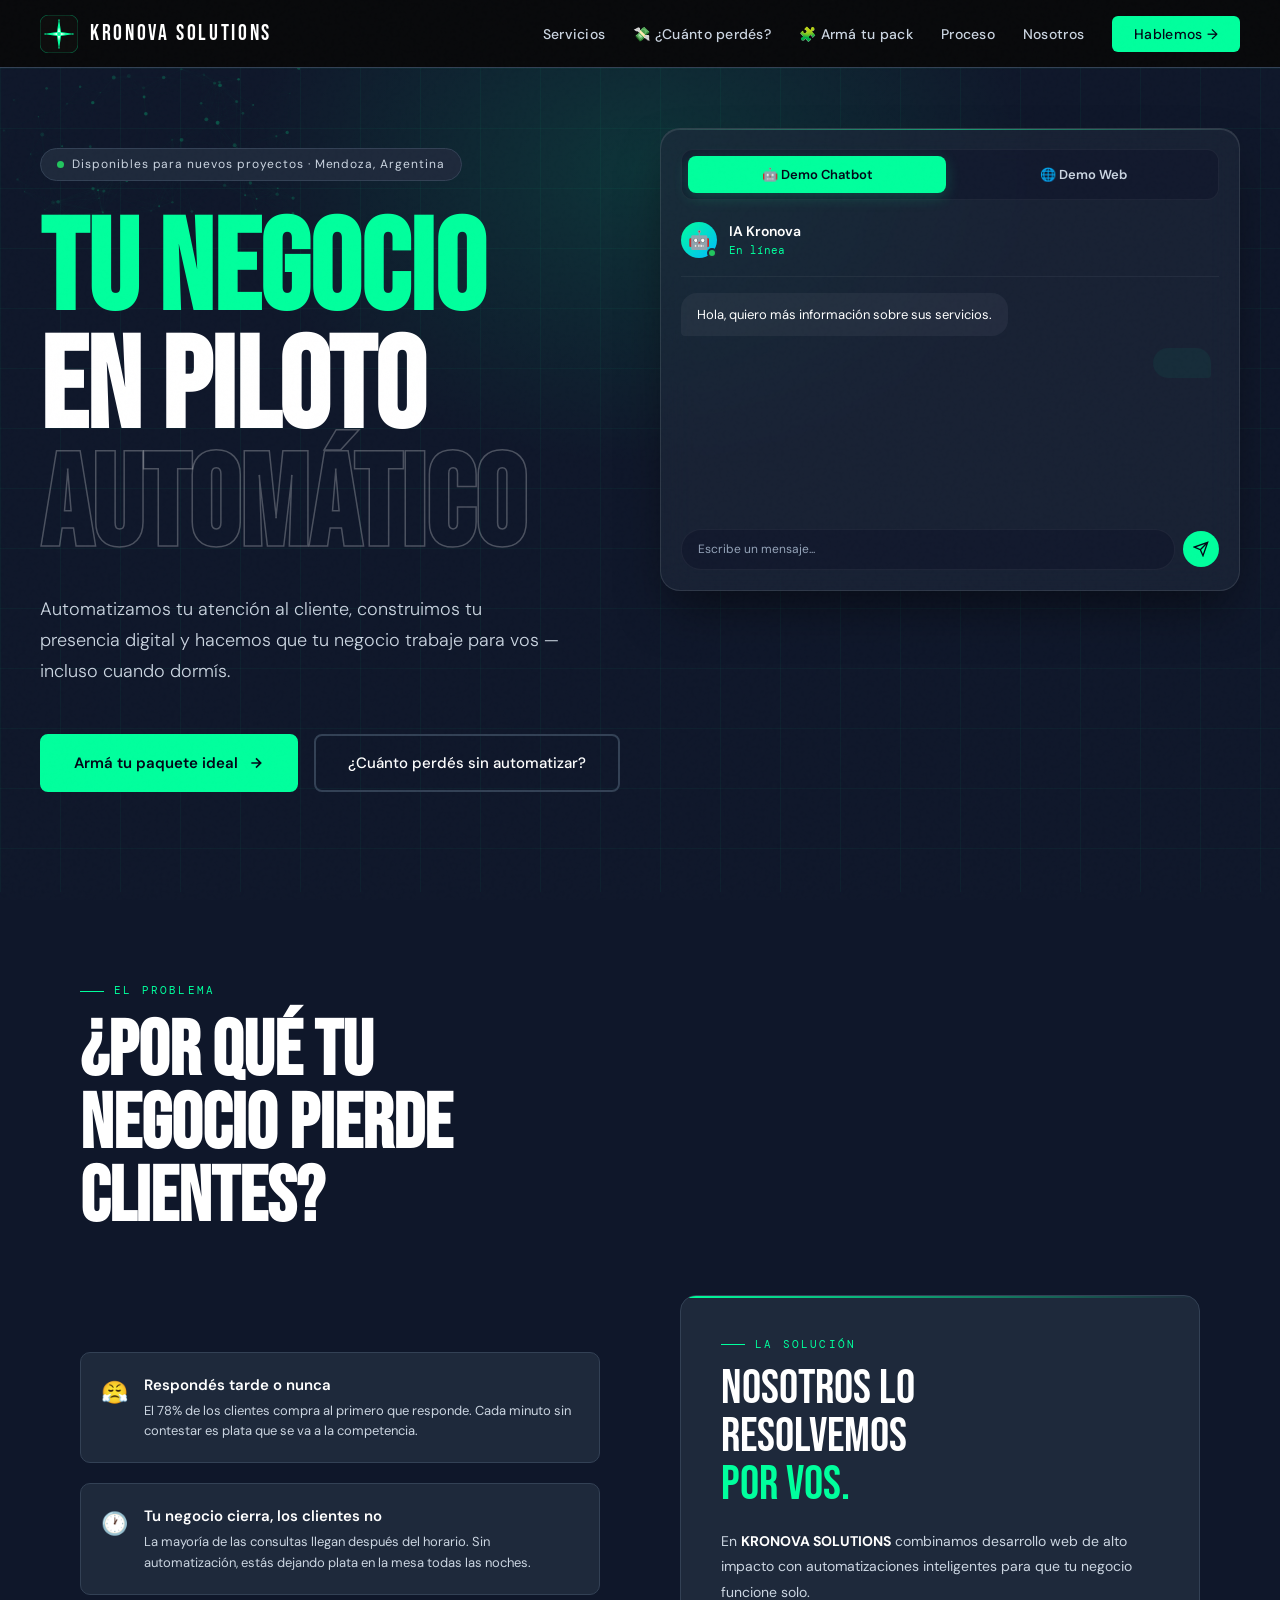
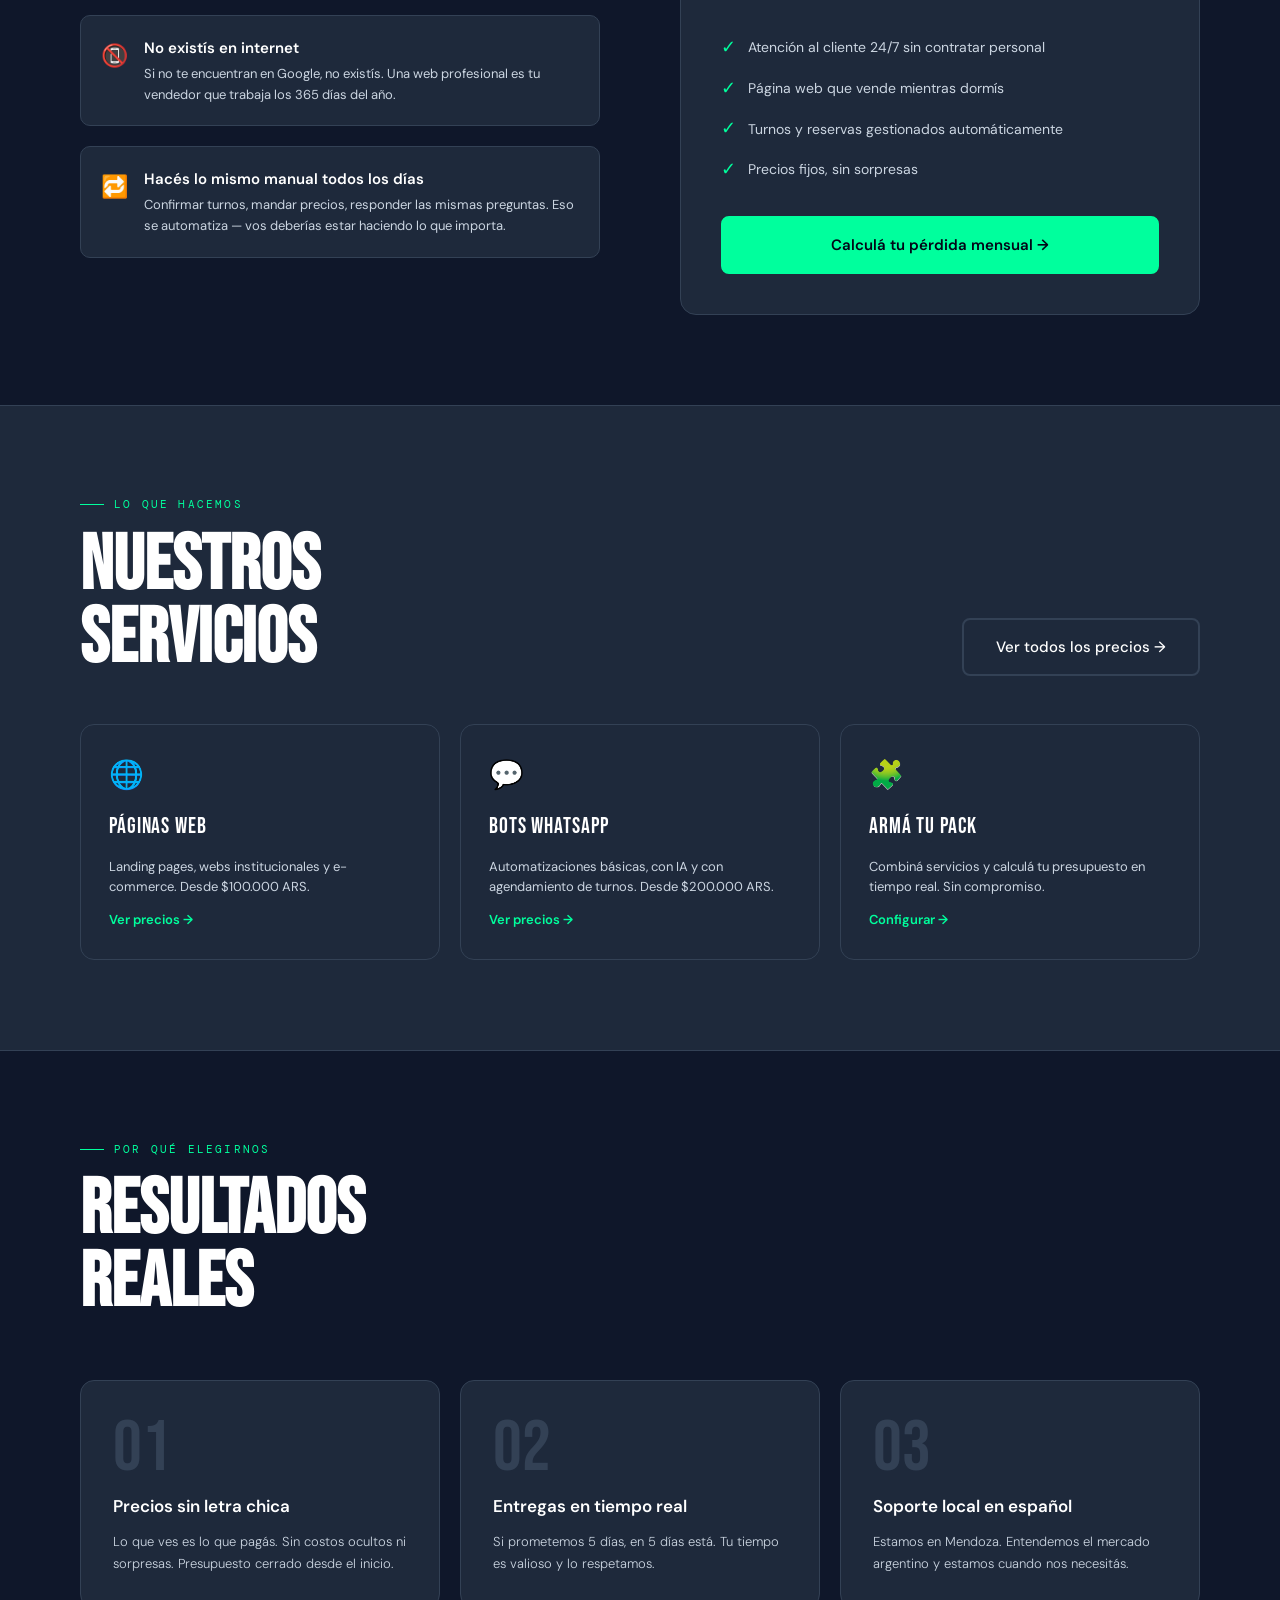
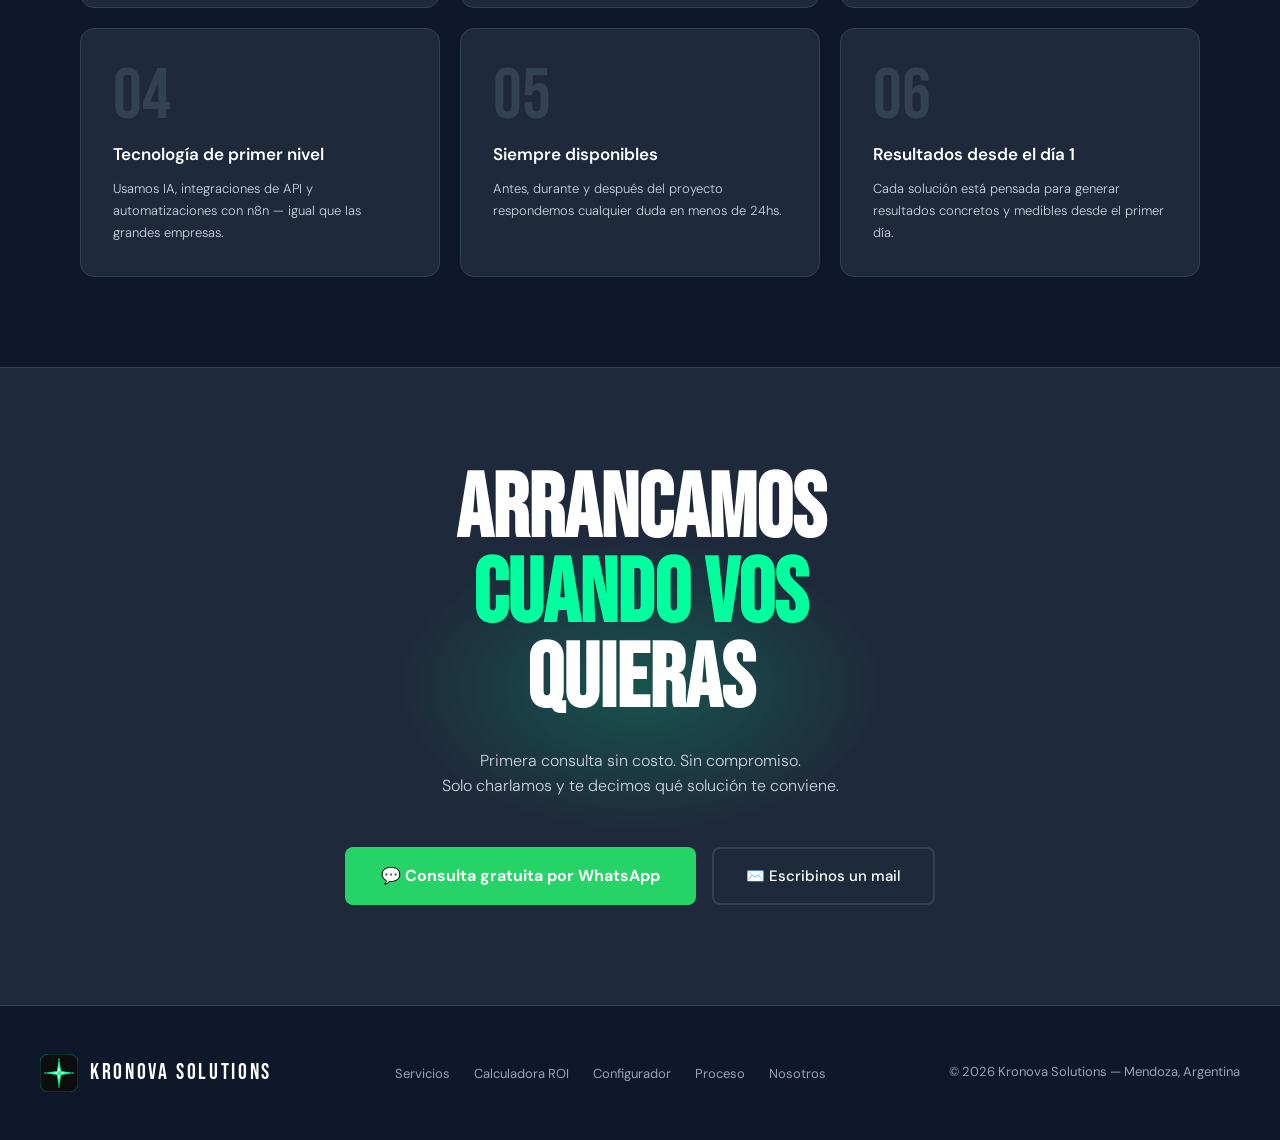
<file: index.html>
﻿<!DOCTYPE html>
<html lang="es">
<head>
<meta charset="UTF-8">
<meta name="viewport" content="width=device-width, initial-scale=1.0">
<title>KRONOVA SOLUTIONS | Automatización & Desarrollo Web — Mendoza</title>
<meta name="description" content="KRONOVA SOLUTIONS - Agencia de automatización y desarrollo web en Mendoza. Creamos páginas web de alto impacto y bots de WhatsApp para que tu negocio funcione en piloto automático.">
<meta property="og:title" content="KRONOVA SOLUTIONS | Automatización & Desarrollo Web — Mendoza">
<meta property="og:description" content="Automatizamos tu atención al cliente y construimos tu presencia digital para que tu negocio trabaje en piloto automático.">
<meta property="og:type" content="website">
<meta property="og:locale" content="es_AR">
<meta name="robots" content="index, follow">
<link rel="preconnect" href="https://fonts.googleapis.com">
<link rel="preconnect" href="https://fonts.gstatic.com" crossorigin>
<link href="https://fonts.googleapis.com/css2?family=Bebas+Neue&family=DM+Sans:wght@300;400;500;600&family=DM+Mono:wght@400;500&display=swap" rel="stylesheet">
<link rel="icon" href="favicon.svg" type="image/svg+xml"><link rel="stylesheet" href="kronova.css">
<style>
#particle-canvas{position:absolute;inset:0;z-index:0;opacity:.5;}
.hero{position:relative;min-height:calc(100vh - 100px);display:flex;align-items:center;overflow:hidden;padding:80px 40px 100px;}
.hero-grid{position:absolute;inset:0;background-image:linear-gradient(rgba(0, 255, 157,.04) 1px,transparent 1px),linear-gradient(90deg,rgba(0, 255, 157,.04) 1px,transparent 1px);background-size:60px 60px;z-index:0;}
.hero-glow{position:absolute;top:-200px;left:50%;transform:translateX(-50%);width:800px;height:600px;background:radial-gradient(ellipse,rgba(0, 255, 157,.12) 0%,transparent 70%);z-index:0;pointer-events:none;}
.hero-content{position:relative;z-index:2;max-width:1200px;margin:0 auto;width:100%;display:grid;grid-template-columns:1fr 1fr;gap:40px;align-items:center;}
.hero-badge{display:inline-flex;align-items:center;gap:8px;padding:6px 16px;border:1px solid var(--border);border-radius:100px;font-size:12px;color:var(--text-muted);letter-spacing:.08em;margin-bottom:32px;background:var(--surface);}
.hero-badge .dot{width:7px;height:7px;border-radius:50%;background:var(--green);animation:blink 2s infinite;}
@keyframes blink{0%,100%{opacity:1;}50%{opacity:.3;}}
.hero-title{font-family:'Bebas Neue',sans-serif;font-size:clamp(72px,10vw,140px);line-height:.92;color:var(--white);margin-bottom:12px;}
.hero-title .orange{color:var(--orange);}
.hero-title .outline{-webkit-text-stroke:1.5px rgba(255,255,255,.25);color:transparent;}
.hero-sub{font-size:18px;color:var(--text-muted);max-width:520px;margin:28px 0 48px;line-height:1.7;font-weight:300;}
.hero-ctas{display:flex;gap:16px;flex-wrap:wrap;}
.hero-stats{display:grid;grid-template-columns:repeat(3,1fr);gap:1px;background:var(--border);border:1px solid var(--border);border-radius:12px;overflow:hidden;max-width:560px;}
.stat-item{background:var(--surface);padding:24px 28px;}
.stat-number{font-family:'Bebas Neue',sans-serif;font-size:42px;color:var(--orange);line-height:1;display:flex;align-items:baseline;gap:2px;}
.stat-label{font-size:11px;color:var(--text-dim);letter-spacing:.05em;margin-top:4px;text-transform:uppercase;}
.problema-grid{display:grid;grid-template-columns:1fr 1fr;gap:80px;align-items:center;margin-top:60px;}
.problema-list{list-style:none;display:flex;flex-direction:column;gap:20px;}
.problema-item{display:flex;gap:16px;align-items:flex-start;padding:20px;border:1px solid var(--border);border-radius:10px;background:var(--surface);transition:border-color .3s;}
.problema-item:hover{border-color:var(--orange);}
.problema-icon{font-size:22px;flex-shrink:0;margin-top:2px;}
.problema-text strong{display:block;color:var(--text);font-weight:600;margin-bottom:4px;font-size:15px;}
.problema-text p{color:var(--text-muted);font-size:13px;line-height:1.6;}
.solucion-box{background:var(--surface);border:1px solid var(--border);border-radius:16px;padding:40px;position:relative;overflow:hidden;}
.solucion-box::before{content:'';position:absolute;top:0;left:0;right:0;height:2px;background:linear-gradient(90deg,var(--orange),transparent);}
.services-teaser{display:grid;grid-template-columns:repeat(3,1fr);gap:20px;margin-top:48px;}
.teaser-card{padding:28px;border:1px solid var(--border);border-radius:14px;background:var(--surface);text-decoration:none;display:flex;flex-direction:column;gap:12px;transition:all .3s;position:relative;overflow:hidden;}
.teaser-card::before{content:'';position:absolute;inset:0;background:radial-gradient(circle at top left,var(--orange-glow),transparent 60%);opacity:0;transition:opacity .3s;}
.teaser-card:hover{border-color:var(--orange);transform:translateY(-4px);}
.teaser-card:hover::before{opacity:1;}
.teaser-icon{font-size:28px;}
.teaser-name{font-family:'Bebas Neue',sans-serif;font-size:22px;color:var(--white);letter-spacing:.04em;}
.teaser-desc{font-size:13px;color:var(--text-muted);line-height:1.6;flex-grow:1;}
.teaser-link{font-size:13px;color:var(--orange);font-weight:600;}
@media(max-width:900px){.hero{padding:60px 20px 80px;}.hero-content{grid-template-columns:1fr;gap:60px;}.hero-title{font-size:clamp(56px,14vw,96px);}.problema-grid{grid-template-columns:1fr;gap:40px;}.services-teaser{grid-template-columns:1fr;}}
</style>
</head>
<body>
<div id="nav-placeholder"></div>
<div class="page-wrap">


<!-- HERO -->
<div class="hero">
  <canvas id="particle-canvas"></canvas>
  <div class="hero-grid"></div>
  <div class="hero-glow"></div>
  <div class="hero-content">
    <div class="hero-text">
      <div class="hero-badge reveal"><span class="dot"></span>Disponibles para nuevos proyectos · Mendoza, Argentina</div>
      <h1 class="hero-title reveal"><span class="orange">TU NEGOCIO</span><br><span>EN PILOTO</span><br><span class="outline">AUTOMÁTICO</span></h1>
      <p class="hero-sub reveal">Automatizamos tu atención al cliente, construimos tu presencia digital y hacemos que tu negocio trabaje para vos — incluso cuando dormís.</p>
      <div class="hero-ctas reveal">
        <a href="configurador.html" class="btn-primary">Armá tu paquete ideal <svg width="16" height="16" viewBox="0 0 24 24" fill="none" stroke="currentColor" stroke-width="2.5"><path d="M5 12h14M12 5l7 7-7 7"/></svg></a>
        <a href="calculadora.html" class="btn-secondary">¿Cuánto perdés sin automatizar?</a>
      </div>
    </div>
    
    <div class="hero-demo-container reveal">
      <div class="hero-demo-card">
        <div class="demo-tabs">
          <button class="demo-tab active" onclick="switchDemoTab('chatbot', event)">🤖 Demo Chatbot</button>
          <button class="demo-tab" onclick="switchDemoTab('web', event)">🌐 Demo Web</button>
        </div>
        
        <!-- Pestaña Chatbot -->
        <div id="demo-chatbot" class="demo-panel active">
          <div class="demo-chat-header">
            <div class="chat-avatar"><span class="chat-online"></span></div>
            <div class="chat-info">
              <div class="chat-name">IA Kronova</div>
              <div class="chat-status">En línea</div>
            </div>
          </div>
          <div class="demo-chat-body" id="demo-chat-body">
            <!-- Los mensajes se inyectan por JS -->
          </div>
          <div class="demo-chat-footer">
            <div class="chat-input-mock">Escribe un mensaje...</div>
            <div class="chat-send-mock"><svg viewBox="0 0 24 24" fill="none" stroke="currentColor" stroke-width="2" width="16" height="16"><path d="M22 2L11 13M22 2l-7 20-4-9-9-4 20-7z"/></svg></div>
          </div>
        </div>

        <!-- Pestaña Web -->
        <div id="demo-web" class="demo-panel">
          <div class="demo-browser-header">
            <div class="browser-dots"><span></span><span></span><span></span></div>
            <div class="browser-url">
              <svg width="12" height="12" viewBox="0 0 24 24" fill="none" stroke="currentColor" stroke-width="2"><rect x="3" y="11" width="18" height="11" rx="2" ry="2"/><path d="M7 11V7a5 5 0 0110 0v4"/></svg>
              tu-empresa.com
            </div>
          </div>
          <div class="demo-browser-body">
            <div class="mock-nav">
              <div class="mock-logo">EMPRESA</div>
              <div class="mock-links"><span class="mock-link"></span><span class="mock-link"></span></div>
            </div>
            <div class="mock-hero">
              <div class="mock-badge">SOLUCIONES DIGITALES</div>
              <h3 class="mock-title">IMPULSA TU NEGOCIO</h3>
              <p class="mock-desc">Soluciones profesionales de alto rendimiento para escalar tus operaciones y aumentar tus ventas.</p>
              <div class="mock-btn">Empezar Ahora</div>
              <div class="mock-features">
                <span>✓ Innovación garantizada</span>
                <span>✓ Resultados medibles</span>
                <span>✓ Soporte 24/7</span>
              </div>
            </div>
          </div>
        </div>
      </div>
    </div>
  </div>
</div>

<!-- EL PROBLEMA -->
<section class="section">
  <div class="reveal"><div class="section-label">El problema</div><h2 class="section-title">¿POR QUÉ TU<br>NEGOCIO PIERDE<br>CLIENTES?</h2></div>
  <div class="problema-grid">
    <ul class="problema-list">
      <li class="problema-item reveal"><span class="problema-icon">😤</span><div class="problema-text"><strong>Respondés tarde o nunca</strong><p>El 78% de los clientes compra al primero que responde. Cada minuto sin contestar es plata que se va a la competencia.</p></div></li>
      <li class="problema-item reveal"><span class="problema-icon">🕐</span><div class="problema-text"><strong>Tu negocio cierra, los clientes no</strong><p>La mayoría de las consultas llegan después del horario. Sin automatización, estás dejando plata en la mesa todas las noches.</p></div></li>
      <li class="problema-item reveal"><span class="problema-icon">📵</span><div class="problema-text"><strong>No existís en internet</strong><p>Si no te encuentran en Google, no existís. Una web profesional es tu vendedor que trabaja los 365 días del año.</p></div></li>
      <li class="problema-item reveal"><span class="problema-icon">🔁</span><div class="problema-text"><strong>Hacés lo mismo manual todos los días</strong><p>Confirmar turnos, mandar precios, responder las mismas preguntas. Eso se automatiza — vos deberías estar haciendo lo que importa.</p></div></li>
    </ul>
    <div class="solucion-box reveal">
      <div class="section-label" style="margin-bottom:12px;">La solución</div>
      <div style="font-family:'Bebas Neue',sans-serif;font-size:48px;color:var(--white);margin-bottom:20px;line-height:1;">NOSOTROS LO<br>RESOLVEMOS<br><span style="color:var(--orange)">POR VOS.</span></div>
      <p style="color:var(--text-muted);font-size:14px;line-height:1.8;margin-bottom:28px;">En <strong style="color:var(--text)">KRONOVA SOLUTIONS</strong> combinamos desarrollo web de alto impacto con automatizaciones inteligentes para que tu negocio funcione solo.</p>
      <div style="display:flex;flex-direction:column;gap:12px;margin-bottom:32px;">
        <div style="display:flex;align-items:center;gap:12px;font-size:14px;color:var(--text-muted);"><span style="color:var(--orange);font-size:18px;">✓</span> Atención al cliente 24/7 sin contratar personal</div>
        <div style="display:flex;align-items:center;gap:12px;font-size:14px;color:var(--text-muted);"><span style="color:var(--orange);font-size:18px;">✓</span> Página web que vende mientras dormís</div>
        <div style="display:flex;align-items:center;gap:12px;font-size:14px;color:var(--text-muted);"><span style="color:var(--orange);font-size:18px;">✓</span> Turnos y reservas gestionados automáticamente</div>
        <div style="display:flex;align-items:center;gap:12px;font-size:14px;color:var(--text-muted);"><span style="color:var(--orange);font-size:18px;">✓</span> Precios fijos, sin sorpresas</div>
      </div>
      <a href="calculadora.html" class="btn-primary" style="width:100%;justify-content:center;">Calculá tu pérdida mensual →</a>
    </div>
  </div>
</section>

<!-- SERVICIOS TEASER -->
<div style="background:var(--surface);border-top:1px solid var(--border);border-bottom:1px solid var(--border);">
  <section class="section">
    <div class="reveal" style="display:flex;justify-content:space-between;align-items:flex-end;flex-wrap:wrap;gap:20px;">
      <div><div class="section-label">Lo que hacemos</div><h2 class="section-title" style="margin-bottom:0;">NUESTROS<br>SERVICIOS</h2></div>
      <a href="servicios.html" class="btn-secondary">Ver todos los precios →</a>
    </div>
    <div class="services-teaser">
      <a href="servicios.html" class="teaser-card reveal"><span class="teaser-icon">🌐</span><div class="teaser-name">Páginas Web</div><p class="teaser-desc">Landing pages, webs institucionales y e-commerce. Desde $100.000 ARS.</p><span class="teaser-link">Ver precios →</span></a>
      <a href="servicios.html" class="teaser-card reveal"><span class="teaser-icon">💬</span><div class="teaser-name">Bots WhatsApp</div><p class="teaser-desc">Automatizaciones básicas, con IA y con agendamiento de turnos. Desde $200.000 ARS.</p><span class="teaser-link">Ver precios →</span></a>
      <a href="configurador.html" class="teaser-card reveal"><span class="teaser-icon">🧩</span><div class="teaser-name">Armá tu Pack</div><p class="teaser-desc">Combiná servicios y calculá tu presupuesto en tiempo real. Sin compromiso.</p><span class="teaser-link">Configurar →</span></a>
    </div>
  </section>
</div>

<!-- BENEFICIOS -->
<section class="section">
  <div class="reveal"><div class="section-label">Por qué elegirnos</div><h2 class="section-title">RESULTADOS<br>REALES</h2></div>
  <div class="benefits-grid">
    <div class="benefit-card reveal"><div class="benefit-num">01</div><div class="benefit-title">Precios sin letra chica</div><p class="benefit-desc">Lo que ves es lo que pagás. Sin costos ocultos ni sorpresas. Presupuesto cerrado desde el inicio.</p></div>
    <div class="benefit-card reveal"><div class="benefit-num">02</div><div class="benefit-title">Entregas en tiempo real</div><p class="benefit-desc">Si prometemos 5 días, en 5 días está. Tu tiempo es valioso y lo respetamos.</p></div>
    <div class="benefit-card reveal"><div class="benefit-num">03</div><div class="benefit-title">Soporte local en español</div><p class="benefit-desc">Estamos en Mendoza. Entendemos el mercado argentino y estamos cuando nos necesitás.</p></div>
    <div class="benefit-card reveal"><div class="benefit-num">04</div><div class="benefit-title">Tecnología de primer nivel</div><p class="benefit-desc">Usamos IA, integraciones de API y automatizaciones con n8n — igual que las grandes empresas.</p></div>
    <div class="benefit-card reveal"><div class="benefit-num">05</div><div class="benefit-title">Siempre disponibles</div><p class="benefit-desc">Antes, durante y después del proyecto respondemos cualquier duda en menos de 24hs.</p></div>
    <div class="benefit-card reveal"><div class="benefit-num">06</div><div class="benefit-title">Resultados desde el día 1</div><p class="benefit-desc">Cada solución está pensada para generar resultados concretos y medibles desde el primer día.</p></div>
  </div>
</section>

<!-- CTA -->
<div class="cta-box-wrap"><div class="cta-box">
  <h2 class="cta-title reveal">ARRANCAMOS<br><span>CUANDO VOS</span><br>QUIERAS</h2>
  <p class="cta-desc reveal">Primera consulta sin costo. Sin compromiso.<br>Solo charlamos y te decimos qué solución te conviene.</p>
  <div class="cta-buttons reveal">
    <a href="https://wa.me/+542612079647?text=Hola%20KRONOVA%20SOLUTIONS%2C%20quiero%20una%20consulta%20gratuita" target="_blank" class="btn-whatsapp">💬 Consulta gratuita por WhatsApp</a>
    <a href="mailto:lorenzocona14@gmail.com" class="btn-secondary">✉️ Escribinos un mail</a>
  </div>
</div></div>

</div>
<div id="footer-placeholder"></div>
<script src="kronova.js"></script>
<script>
injectNav(''); injectTicker(); injectFooter(); initReveal();
const canvas=document.getElementById('particle-canvas'),ctx=canvas.getContext('2d');let particles=[];
function resize(){canvas.width=canvas.offsetWidth;canvas.height=canvas.offsetHeight;}
class P{constructor(){this.reset();}reset(){this.x=Math.random()*canvas.width;this.y=Math.random()*canvas.height;this.size=Math.random()*1.5+.5;this.sx=(Math.random()-.5)*.3;this.sy=(Math.random()-.5)*.3;this.o=Math.random()*.4+.1;}update(){this.x+=this.sx;this.y+=this.sy;if(this.x<0||this.x>canvas.width||this.y<0||this.y>canvas.height)this.reset();}draw(){ctx.beginPath();ctx.arc(this.x,this.y,this.size,0,Math.PI*2);ctx.fillStyle=`rgba(0, 255, 157,${this.o})`;ctx.fill();}}
function init(){particles=[];for(let i=0;i<80;i++)particles.push(new P());}
function animate(){ctx.clearRect(0,0,canvas.width,canvas.height);particles.forEach(p=>{p.update();p.draw();});for(let i=0;i<particles.length;i++)for(let j=i+1;j<particles.length;j++){const dx=particles[i].x-particles[j].x,dy=particles[i].y-particles[j].y,d=Math.sqrt(dx*dx+dy*dy);if(d<100){ctx.beginPath();ctx.strokeStyle=`rgba(0, 255, 157,${.06*(1-d/100)})`;ctx.lineWidth=.5;ctx.moveTo(particles[i].x,particles[i].y);ctx.lineTo(particles[j].x,particles[j].y);ctx.stroke();}}requestAnimationFrame(animate);}
window.addEventListener('resize',()=>{resize();init();});resize();init();animate();
function animCounter(el,t){let s;const step=ts=>{if(!s)s=ts;const p=Math.min((ts-s)/1500,1);el.textContent=Math.floor(p*t);if(p<1)requestAnimationFrame(step);else el.textContent=t;};requestAnimationFrame(step);}
new IntersectionObserver(entries=>entries.forEach(e=>{if(e.isIntersecting)e.target.querySelectorAll('.counter').forEach(c=>animCounter(c,parseInt(c.dataset.target)));})). observe(document.querySelector('.hero-stats'));
</script>
</body></html>
</file>
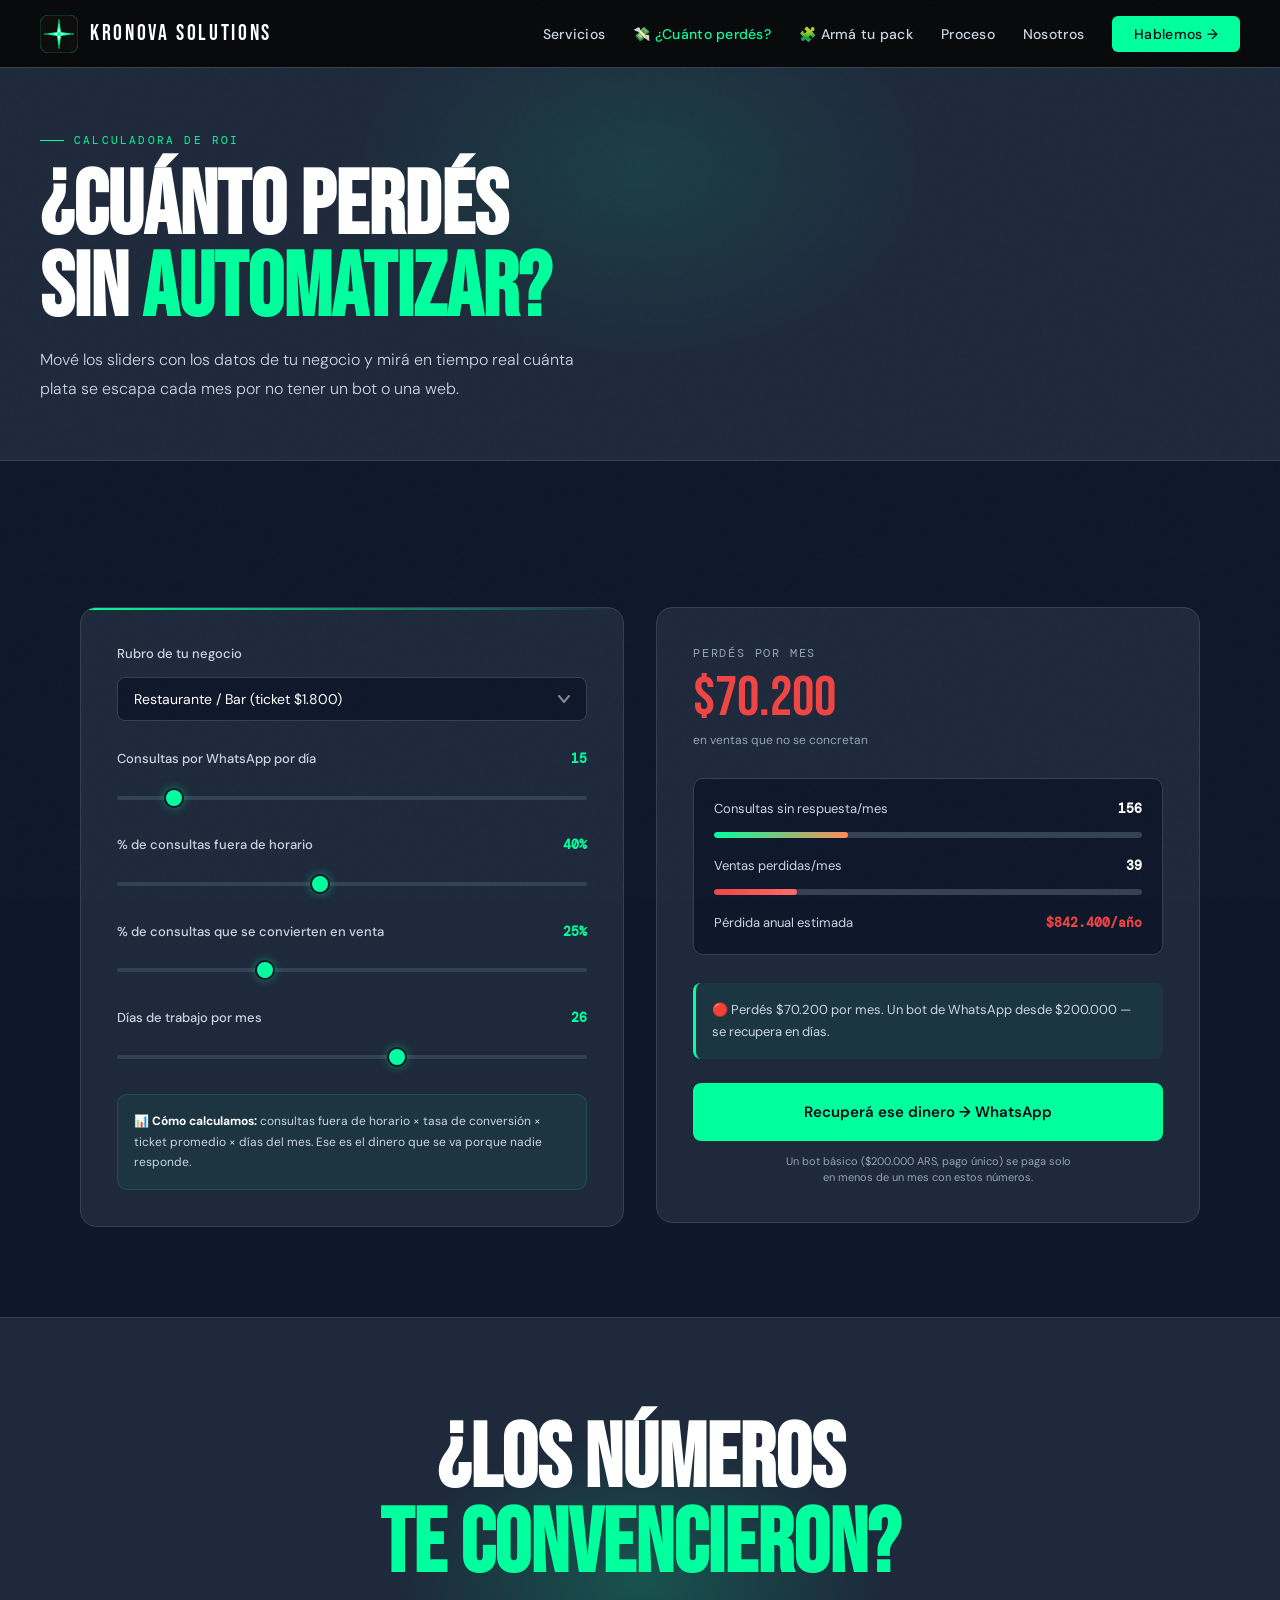
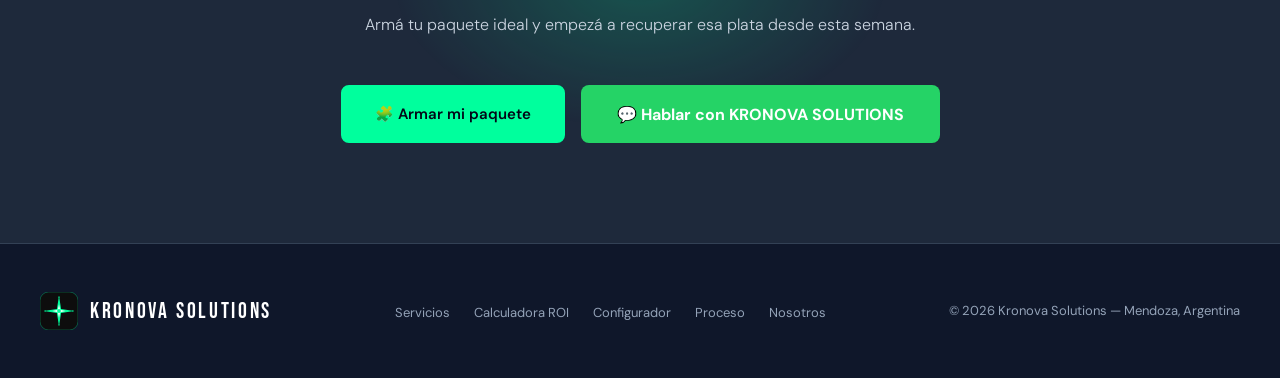
<file: calculadora.html>
﻿<!DOCTYPE html>
<html lang="es">
<head>
<meta charset="UTF-8"><meta name="viewport" content="width=device-width, initial-scale=1.0">
<title>¿Cuánto Perdés? | KRONOVA SOLUTIONS</title>
<link rel="preconnect" href="https://fonts.googleapis.com"><link rel="preconnect" href="https://fonts.gstatic.com" crossorigin>
<link href="https://fonts.googleapis.com/css2?family=Bebas+Neue&family=DM+Sans:wght@300;400;500;600&family=DM+Mono:wght@400;500&display=swap" rel="stylesheet">
<link rel="icon" href="favicon.svg" type="image/svg+xml"><link rel="stylesheet" href="kronova.css">
</head>
<body>
<div id="nav-placeholder"></div>
<div class="page-wrap">
<div class="page-hero">
  <div class="page-hero-inner">
    <div class="page-hero-label">Calculadora de ROI</div>
    <h1 class="page-hero-title">¿CUÁNTO PERDÉS<br>SIN <span>AUTOMATIZAR?</span></h1>
    <p class="page-hero-desc">Mové los sliders con los datos de tu negocio y mirá en tiempo real cuánta plata se escapa cada mes por no tener un bot o una web.</p>
  </div>
</div>

<section class="section">
  <div class="roi-grid reveal">
    <!-- INPUTS -->
    <div class="roi-inputs">
      <div class="roi-field">
        <div class="roi-label">Rubro de tu negocio</div>
        <select class="roi-select" id="roi-rubro" onchange="calcROI()">
          <option value="1800">Restaurante / Bar (ticket $1.800)</option>
          <option value="3500">Salón de belleza / Spa (ticket $3.500)</option>
          <option value="5000">Consultorio médico / odontológico (ticket $5.000)</option>
          <option value="4000">Gimnasio / Academia (ticket $4.000)</option>
          <option value="8000">Inmobiliaria (comisión $8.000)</option>
          <option value="6000">Taller / Lavadero (ticket $6.000)</option>
          <option value="2500">Tienda / Comercio (ticket $2.500)</option>
          <option value="7000">Otro negocio (ticket $7.000)</option>
        </select>
      </div>
      <div class="roi-field">
        <div class="roi-label">Consultas por WhatsApp por día <span id="val-consultas">15</span></div>
        <input type="range" min="5" max="100" value="15" id="roi-consultas" oninput="document.getElementById('val-consultas').textContent=this.value;calcROI()">
      </div>
      <div class="roi-field">
        <div class="roi-label">% de consultas fuera de horario <span id="val-fuera">40%</span></div>
        <input type="range" min="10" max="80" value="40" id="roi-fuera" oninput="document.getElementById('val-fuera').textContent=this.value+'%';calcROI()">
      </div>
      <div class="roi-field">
        <div class="roi-label">% de consultas que se convierten en venta <span id="val-conv">25%</span></div>
        <input type="range" min="5" max="70" value="25" id="roi-conv" oninput="document.getElementById('val-conv').textContent=this.value+'%';calcROI()">
      </div>
      <div class="roi-field">
        <div class="roi-label">Días de trabajo por mes <span id="val-dias">26</span></div>
        <input type="range" min="20" max="30" value="26" id="roi-dias" oninput="document.getElementById('val-dias').textContent=this.value;calcROI()">
      </div>
      <div style="padding:16px;background:rgba(0, 255, 157,.06);border-radius:10px;border:1px solid rgba(0, 255, 157,.15);">
        <p style="font-size:12px;color:var(--text-muted);line-height:1.7;">📊 <strong style="color:var(--text)">Cómo calculamos:</strong> consultas fuera de horario × tasa de conversión × ticket promedio × días del mes. Ese es el dinero que se va porque nadie responde.</p>
      </div>
    </div>
    <!-- RESULTADO -->
    <div class="roi-result">
      <div class="roi-result-title">PERDÉS POR MES</div>
      <div class="roi-perdida" id="roi-total-mes">$0</div>
      <div class="roi-periodo">en ventas que no se concretan</div>
      <div class="roi-breakdown">
        <div class="roi-breakdown-item"><span class="label">Consultas sin respuesta/mes</span><span class="value" id="roi-sin-resp">0</span></div>
        <div class="roi-bar"><div class="roi-bar-fill" id="bar-sin-resp" style="width:0%"></div></div>
        <div class="roi-breakdown-item"><span class="label">Ventas perdidas/mes</span><span class="value" id="roi-ventas-perd">0</span></div>
        <div class="roi-bar"><div class="roi-bar-fill" id="bar-ventas" style="width:0%;background:linear-gradient(90deg,#ef4444,#ff6b6b)"></div></div>
        <div class="roi-breakdown-item"><span class="label">Pérdida anual estimada</span><span class="value" id="roi-total-anio" style="color:#ef4444">$0</span></div>
      </div>
      <div class="roi-mensaje" id="roi-mensaje">Ajustá los sliders con los datos de tu negocio para ver tu resultado.</div>
      <a id="roi-cta" href="https://wa.me/+542612079647" target="_blank" class="btn-primary" style="width:100%;justify-content:center;">Recuperá ese dinero → WhatsApp</a>
      <p style="font-size:11px;color:var(--text-dim);text-align:center;margin-top:12px;line-height:1.5;">Un bot básico ($200.000 ARS, pago único) se paga solo<br>en menos de un mes con estos números.</p>
    </div>
  </div>
</section>

<div class="cta-box-wrap"><div class="cta-box">
  <h2 class="cta-title reveal">¿LOS NÚMEROS<br><span>TE CONVENCIERON?</span></h2>
  <p class="cta-desc reveal">Armá tu paquete ideal y empezá a recuperar esa plata desde esta semana.</p>
  <div class="cta-buttons reveal">
    <a href="configurador.html" class="btn-primary">🧩 Armar mi paquete</a>
    <a href="https://wa.me/+542612079647" target="_blank" class="btn-whatsapp">💬 Hablar con KRONOVA SOLUTIONS</a>
  </div>
</div></div>
</div>
<div id="footer-placeholder"></div>
<script src="kronova.js"></script>
<script>
injectNav('calculadora.html');injectFooter();initReveal();
function fmt(n){return'$'+Math.round(n).toLocaleString('es-AR');}
function calcROI(){
  const ticket=parseFloat(document.getElementById('roi-rubro').value);
  const consultas=parseFloat(document.getElementById('roi-consultas').value);
  const pctFuera=parseFloat(document.getElementById('roi-fuera').value)/100;
  const pctConv=parseFloat(document.getElementById('roi-conv').value)/100;
  const dias=parseFloat(document.getElementById('roi-dias').value);
  const sinRespMes=consultas*pctFuera*dias;
  const ventasPerd=sinRespMes*pctConv;
  const perdidaMes=ventasPerd*ticket;
  const perdidaAnio=perdidaMes*12;
  document.getElementById('roi-total-mes').textContent=fmt(perdidaMes);
  document.getElementById('roi-total-anio').textContent=fmt(perdidaAnio)+'/año';
  document.getElementById('roi-sin-resp').textContent=Math.round(sinRespMes);
  document.getElementById('roi-ventas-perd').textContent=Math.round(ventasPerd);
  document.getElementById('bar-sin-resp').style.width=Math.min((sinRespMes/500)*100,100)+'%';
  document.getElementById('bar-ventas').style.width=Math.min((ventasPerd/200)*100,100)+'%';
  let msg='';
  if(perdidaMes<50000) msg='⚠️ Son '+fmt(perdidaAnio)+' al año. Un bot básico a $200.000 pago único se paga solo el primer mes.';
  else if(perdidaMes<300000) msg='🔴 Perdés '+fmt(perdidaMes)+' por mes. Un bot de WhatsApp desde $200.000 — se recupera en días.';
  else msg='🚨 ¡Más de '+fmt(perdidaMes)+' al mes! Con ese número, automatizar no es un gasto — es la mejor inversión que podés hacer.';
  document.getElementById('roi-mensaje').textContent=msg;
  const waText=encodeURIComponent('Hola KRONOVA SOLUTIONS, usé su calculadora y veo que pierdo aprox. '+fmt(perdidaMes)+' por mes sin automatización. Quiero saber cómo solucionarlo.');
  document.getElementById('roi-cta').href='https://wa.me/+542612079647?text='+waText;
}
calcROI();
</script>
</body></html>
</file>
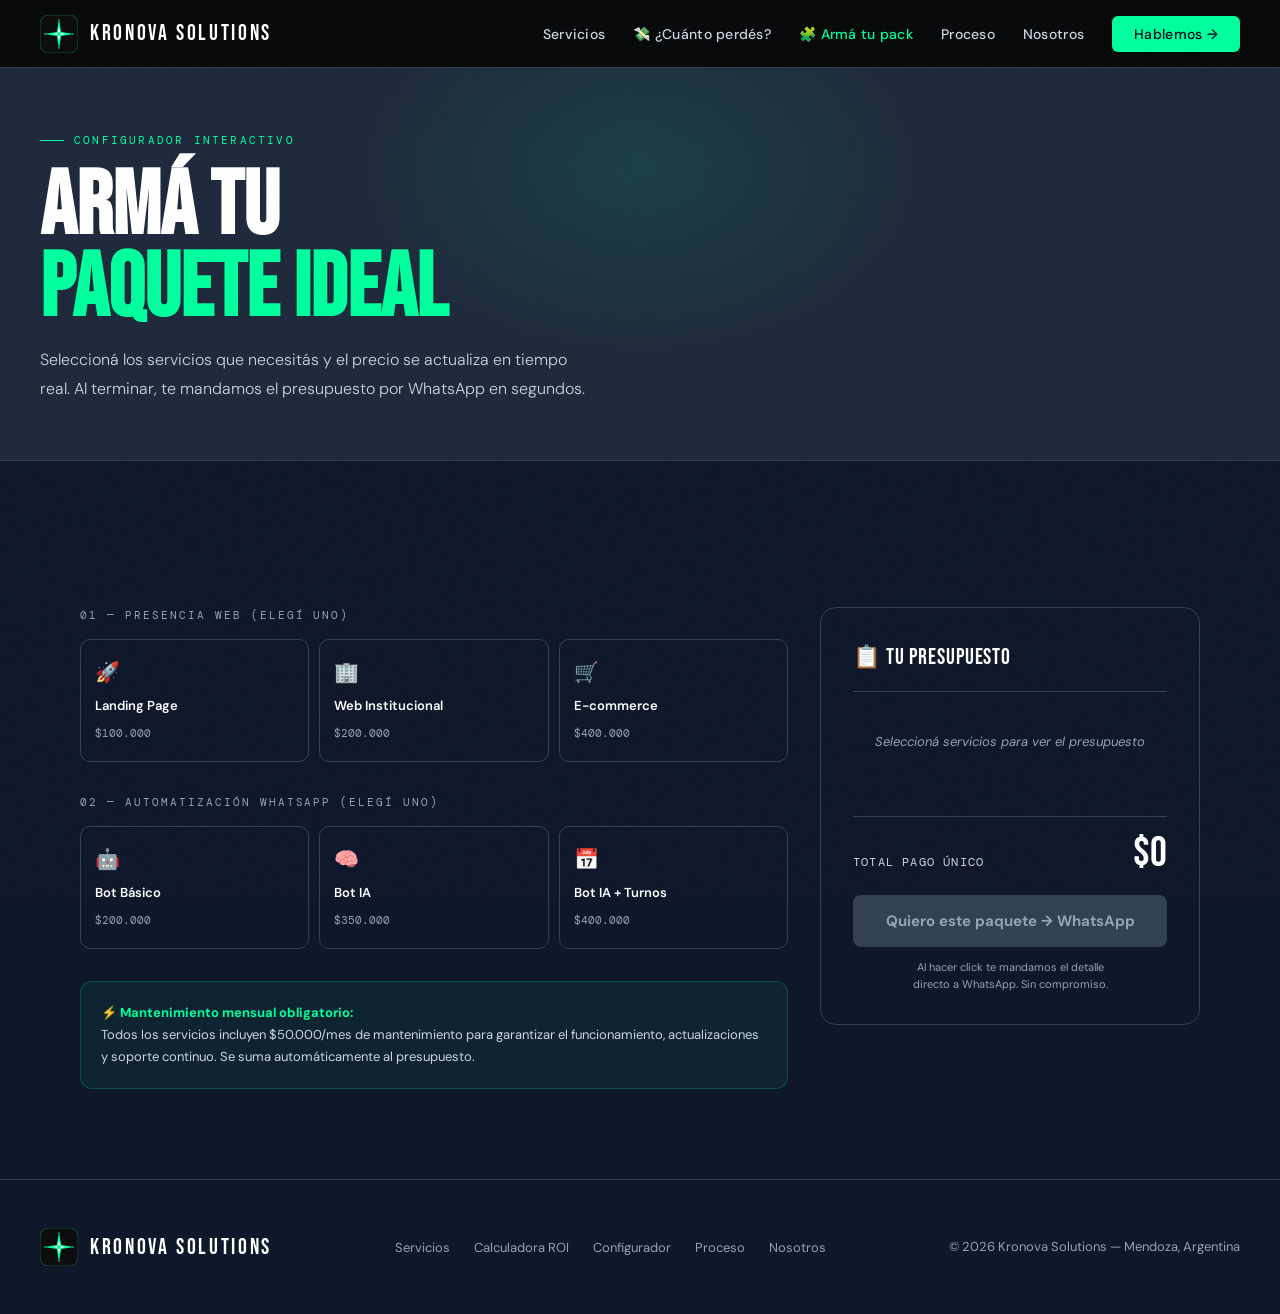
<file: configurador.html>
﻿<!DOCTYPE html>
<html lang="es">
<head>
<meta charset="UTF-8"><meta name="viewport" content="width=device-width, initial-scale=1.0">
<title>Configurador | KRONOVA SOLUTIONS</title>
<link rel="preconnect" href="https://fonts.googleapis.com"><link rel="preconnect" href="https://fonts.gstatic.com" crossorigin>
<link href="https://fonts.googleapis.com/css2?family=Bebas+Neue&family=DM+Sans:wght@300;400;500;600&family=DM+Mono:wght@400;500&display=swap" rel="stylesheet">
<link rel="icon" href="favicon.svg" type="image/svg+xml"><link rel="stylesheet" href="kronova.css">
</head>
<body>
<div id="nav-placeholder"></div>
<div class="page-wrap">
<div class="page-hero">
  <div class="page-hero-inner">
    <div class="page-hero-label">Configurador interactivo</div>
    <h1 class="page-hero-title">ARMÁ TU<br><span>PAQUETE IDEAL</span></h1>
    <p class="page-hero-desc">Seleccioná los servicios que necesitás y el precio se actualiza en tiempo real. Al terminar, te mandamos el presupuesto por WhatsApp en segundos.</p>
  </div>
</div>

<section class="section">
  <div class="config-layout reveal">
    <!-- OPCIONES -->
    <div>
      <div class="config-block">
        <div class="config-block-title">01 — Presencia Web (elegí uno)</div>
        <div class="config-options">
          <div class="config-option" data-group="web" data-id="landing" data-name="Landing Page" data-price="100000" onclick="selectOpt(this)">
            <span class="config-option-icon">🚀</span><span class="config-option-name">Landing Page</span><span class="config-option-price">$100.000</span>
          </div>
          <div class="config-option" data-group="web" data-id="institucional" data-name="Web Institucional" data-price="200000" onclick="selectOpt(this)">
            <span class="config-option-icon">🏢</span><span class="config-option-name">Web Institucional</span><span class="config-option-price">$200.000</span>
          </div>
          <div class="config-option" data-group="web" data-id="ecommerce" data-name="E-commerce" data-price="400000" onclick="selectOpt(this)">
            <span class="config-option-icon">🛒</span><span class="config-option-name">E-commerce</span><span class="config-option-price">$400.000</span>
          </div>
        </div>
      </div>
      <div class="config-block">
        <div class="config-block-title">02 — Automatización WhatsApp (elegí uno)</div>
        <div class="config-options">
          <div class="config-option" data-group="bot" data-id="bot-basico" data-name="Bot Básico" data-price="200000" onclick="selectOpt(this)">
            <span class="config-option-icon">🤖</span><span class="config-option-name">Bot Básico</span><span class="config-option-price">$200.000</span>
          </div>
          <div class="config-option" data-group="bot" data-id="bot-ia" data-name="Bot IA" data-price="350000" onclick="selectOpt(this)">
            <span class="config-option-icon">🧠</span><span class="config-option-name">Bot IA</span><span class="config-option-price">$350.000</span>
          </div>
          <div class="config-option" data-group="bot" data-id="bot-turnos" data-name="Bot IA + Turnos" data-price="400000" onclick="selectOpt(this)">
            <span class="config-option-icon">📅</span><span class="config-option-name">Bot IA + Turnos</span><span class="config-option-price">$400.000</span>
          </div>
        </div>
      </div>
      <div style="padding:20px;background:rgba(0, 255, 157,.06);border:1px solid rgba(0, 255, 157,.2);border-radius:12px;margin-top:8px;">
        <p style="font-size:13px;color:var(--text-muted);line-height:1.7;">
          <strong style="color:var(--orange);">⚡ Mantenimiento mensual obligatorio:</strong><br>
          Todos los servicios incluyen $50.000/mes de mantenimiento para garantizar el funcionamiento, actualizaciones y soporte continuo. Se suma automáticamente al presupuesto.
        </p>
      </div>
    </div>

    <!-- RESUMEN -->
    <div class="config-summary">
      <div class="config-summary-title">📋 Tu Presupuesto</div>
      <div class="config-line-items" id="config-lines">
        <div class="config-empty">Seleccioná servicios para ver el presupuesto</div>
      </div>
      <div class="config-divider"></div>
      <div class="config-total">
        <div class="config-total-label">TOTAL PAGO ÚNICO</div>
        <div class="config-total-amount" id="config-total">$0</div>
      </div>
      <div class="config-total-monthly" id="monthly-line" style="display:none">
        + $<span id="monthly-amt">0</span>/mes (mantenimiento)
      </div>
      <div style="margin:20px 0 8px;">
        <a id="config-cta" href="#" onclick="return sendWA()" class="config-cta disabled">Quiero este paquete → WhatsApp</a>
      </div>
      <p class="config-note">Al hacer click te mandamos el detalle<br>directo a WhatsApp. Sin compromiso.</p>
      <div id="pack-msg" style="display:none;margin-top:16px;padding:12px;background:rgba(0, 255, 157,.08);border-radius:8px;border:1px solid rgba(0, 255, 157,.2);font-size:12px;color:var(--orange);text-align:center;font-weight:600;">
        🎉 Pack combo: consultanos por un descuento especial
      </div>
    </div>
  </div>
</section>

</div>
<div id="footer-placeholder"></div>
<script src="kronova.js"></script>
<script>
injectNav('configurador.html');injectFooter();initReveal();
const state={web:null,bot:null};
function fmt(n){return'$'+Math.round(n).toLocaleString('es-AR');}
function selectOpt(el){
  const group=el.dataset.group;
  if(state[group]&&state[group].id===el.dataset.id){state[group]=null;el.classList.remove('selected');}
  else{document.querySelectorAll('[data-group="'+group+'"]').forEach(o=>o.classList.remove('selected'));state[group]={id:el.dataset.id,name:el.dataset.name,price:parseInt(el.dataset.price)};el.classList.add('selected');}
  render();
}
function render(){
  const lines=[];let totalUnico=0,totalMes=0;
  if(state.web){lines.push({name:state.web.name,price:state.web.price,tipo:'único'});totalUnico+=state.web.price;totalMes+=50000;}
  if(state.bot){lines.push({name:state.bot.name,price:state.bot.price,tipo:'único'});totalUnico+=state.bot.price;totalMes+=50000;}
  const linesEl=document.getElementById('config-lines');
  if(lines.length===0){linesEl.innerHTML='<div class="config-empty">Seleccioná servicios para ver el presupuesto</div>';}
  else{
    let html=lines.map(l=>`<div class="config-line"><span class="line-name">${l.name}</span><span class="line-price">${fmt(l.price)}</span></div>`).join('');
    if(totalMes>0) html+=`<div class="config-line mandatory"><span class="line-name">⚡ Mantenimiento mensual <span class="mandatory-badge">OBLIGATORIO</span></span><span class="line-price">${fmt(totalMes)}/mes</span></div>`;
    linesEl.innerHTML=html;
  }
  document.getElementById('config-total').textContent=fmt(totalUnico);
  const monthlyEl=document.getElementById('monthly-line');
  if(totalMes>0){monthlyEl.style.display='block';document.getElementById('monthly-amt').textContent=Math.round(totalMes).toLocaleString('es-AR');}
  else monthlyEl.style.display='none';
  document.getElementById('pack-msg').style.display=(state.web&&state.bot)?'block':'none';
  document.getElementById('config-cta').className='config-cta'+(lines.length===0?' disabled':'');
}
function sendWA(){
  if(!state.web&&!state.bot)return false;
  let msg='Hola KRONOVA SOLUTIONS! Armé mi paquete:\n';
  let unico=0,mes=0;
  if(state.web){msg+=`- ${state.web.name}: ${fmt(state.web.price)}\n`;unico+=state.web.price;mes+=50000;}
  if(state.bot){msg+=`- ${state.bot.name}: ${fmt(state.bot.price)}\n`;unico+=state.bot.price;mes+=50000;}
  msg+=`- Mantenimiento mensual: ${fmt(mes)}/mes\n\nTotal pago único: ${fmt(unico)}\nMás ${fmt(mes)}/mes\n\n¿Cuándo podemos hablar?`;
  window.open('https://wa.me/+542612079647?text='+encodeURIComponent(msg),'_blank');
  return false;
}
</script>
</body></html>
</file>
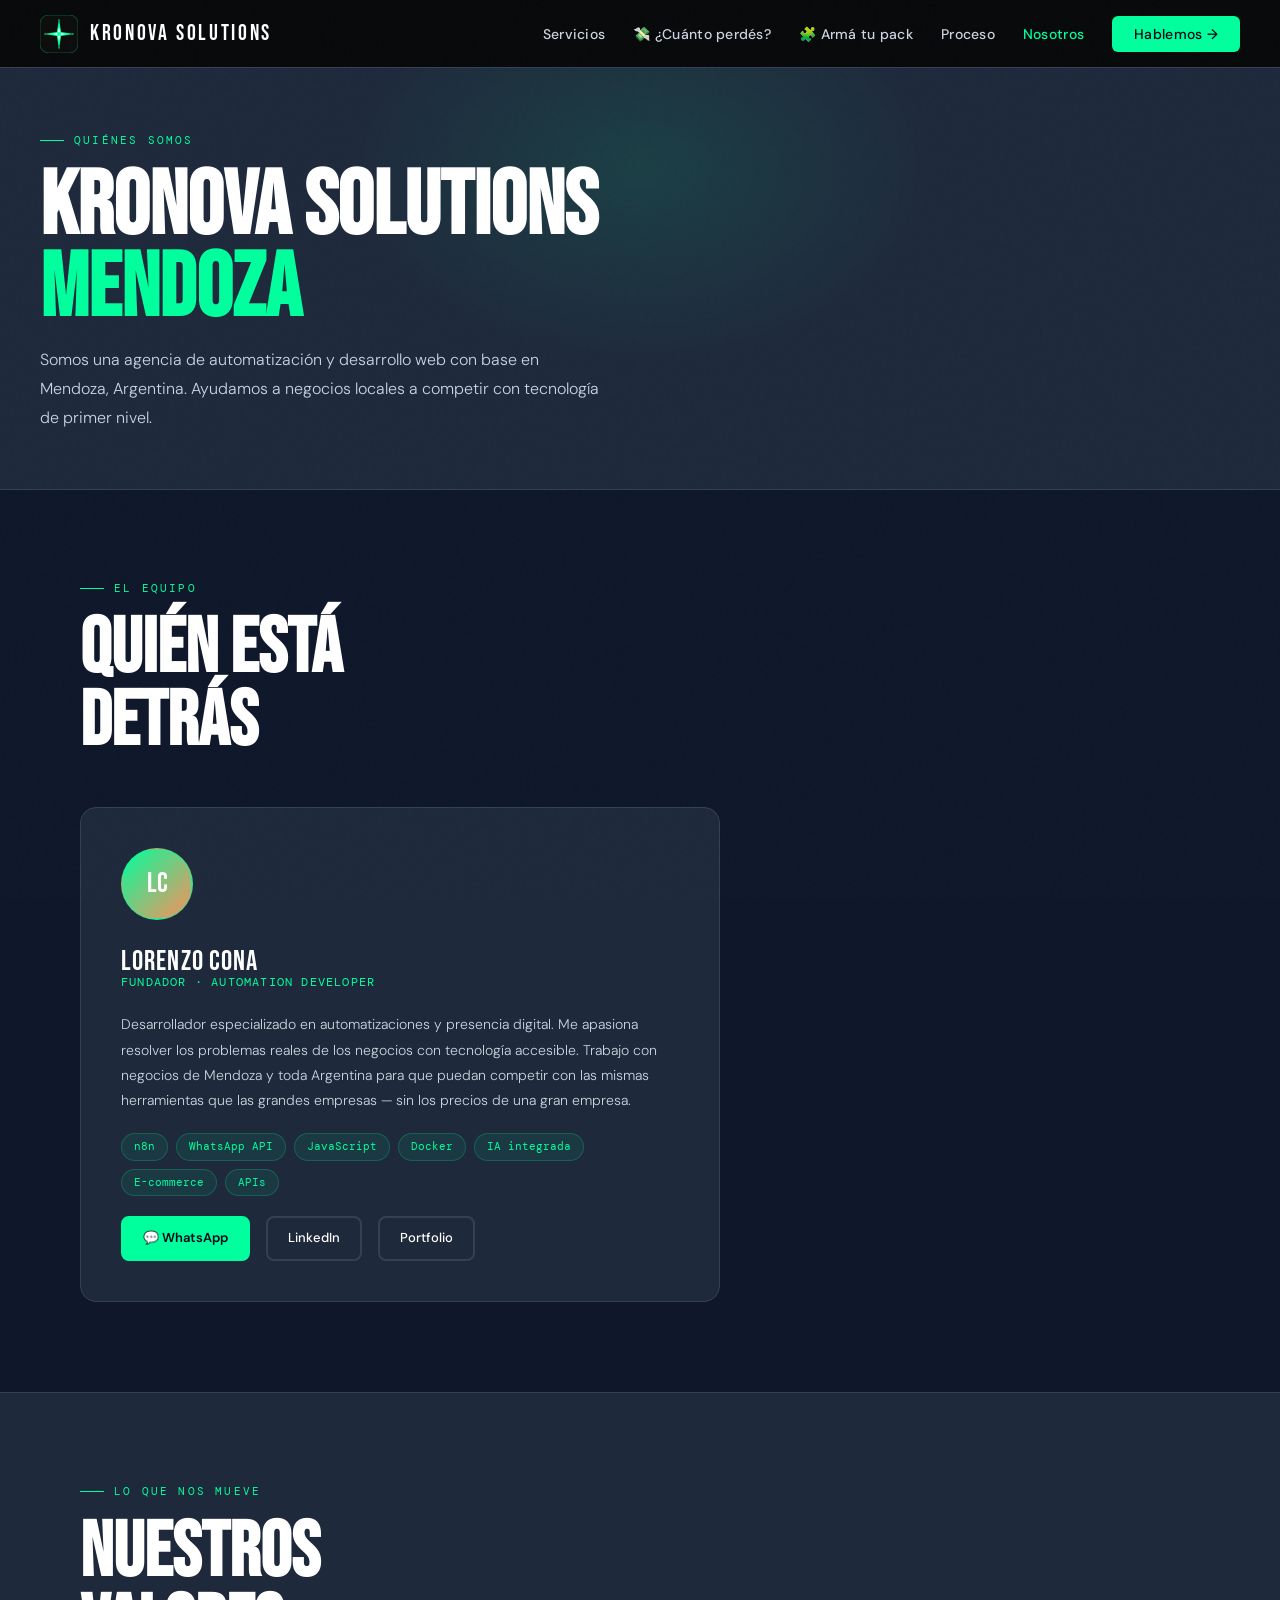
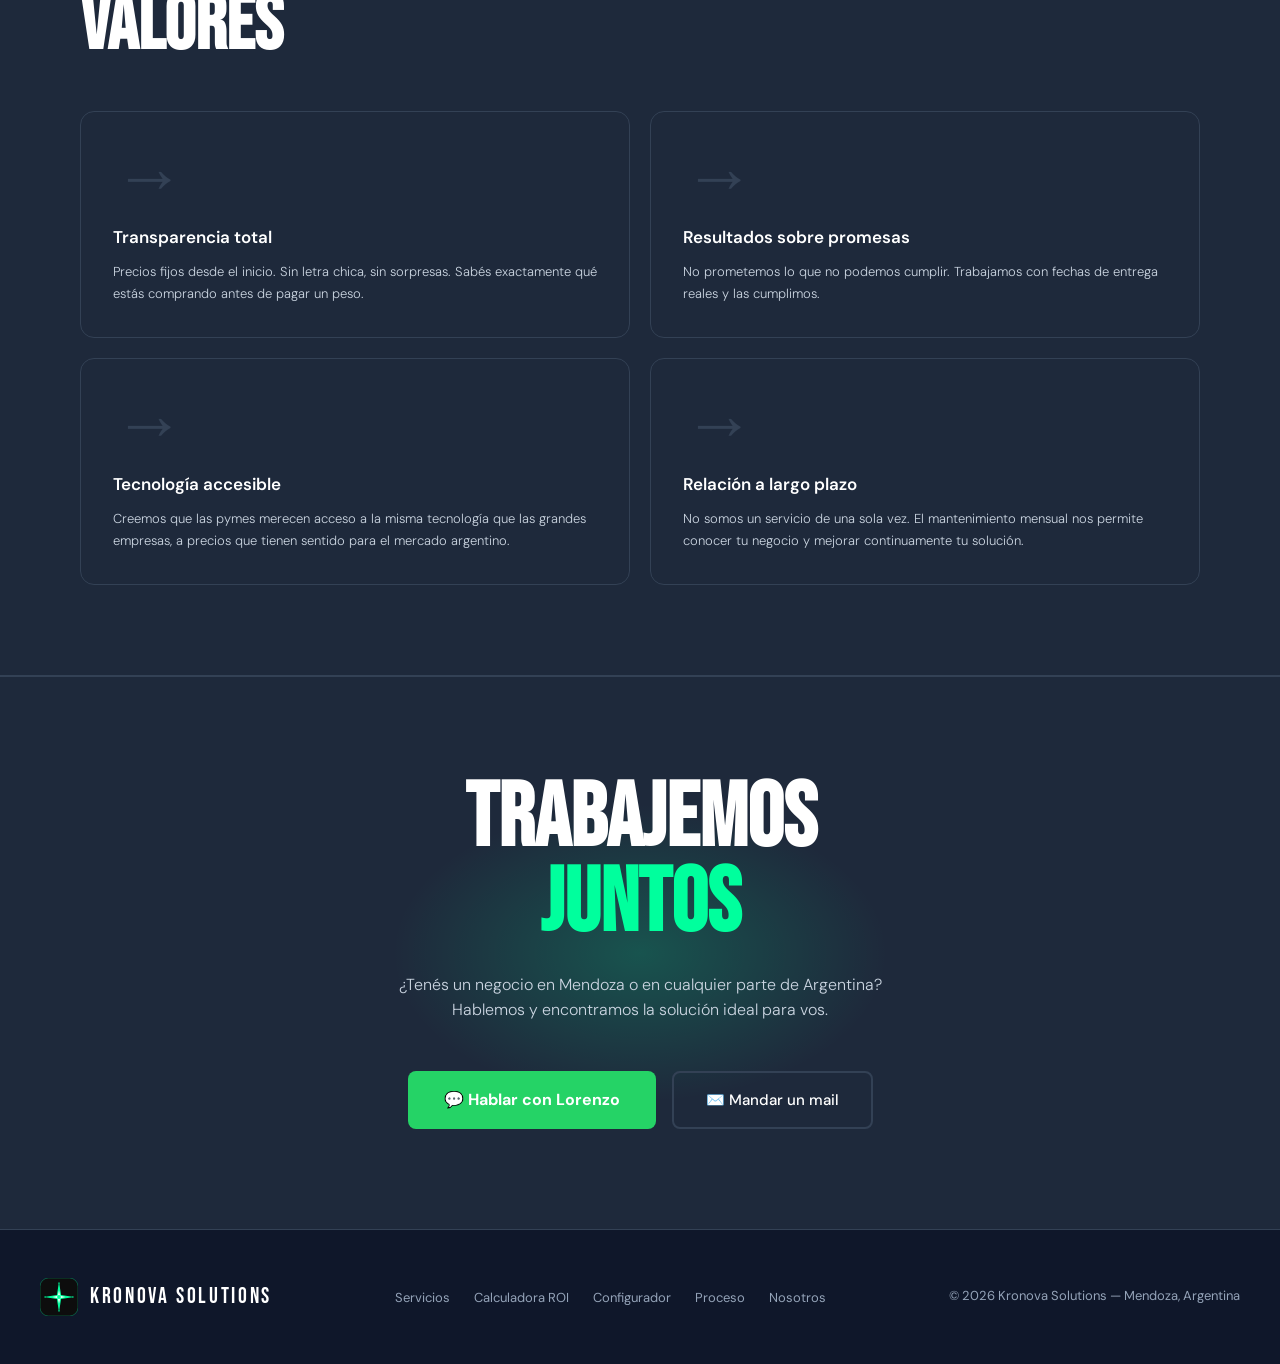
<file: nosotros.html>
﻿<!DOCTYPE html>
<html lang="es">
<head>
<meta charset="UTF-8"><meta name="viewport" content="width=device-width, initial-scale=1.0">
<title>Nosotros | KRONOVA SOLUTIONS</title>
<link rel="preconnect" href="https://fonts.googleapis.com"><link rel="preconnect" href="https://fonts.gstatic.com" crossorigin>
<link href="https://fonts.googleapis.com/css2?family=Bebas+Neue&family=DM+Sans:wght@300;400;500;600&family=DM+Mono:wght@400;500&display=swap" rel="stylesheet">
<link rel="icon" href="favicon.svg" type="image/svg+xml"><link rel="stylesheet" href="kronova.css">
<style>
.team-card{background:var(--surface);border:1px solid var(--border);border-radius:16px;padding:40px;display:flex;flex-direction:column;gap:20px;transition:border-color .3s;}
.team-card:hover{border-color:var(--orange);}
.team-avatar{width:72px;height:72px;border-radius:50%;background:linear-gradient(135deg,var(--orange),#ff8c5a);display:flex;align-items:center;justify-content:center;font-family:'Bebas Neue',sans-serif;font-size:28px;color:white;border:2px solid rgba(0, 255, 157,.3);}
.team-name{font-family:'Bebas Neue',sans-serif;font-size:28px;color:var(--white);letter-spacing:.04em;}
.team-role{font-size:12px;color:var(--orange);font-family:'DM Mono',monospace;letter-spacing:.1em;text-transform:uppercase;margin-top:-12px;}
.team-bio{font-size:14px;color:var(--text-muted);line-height:1.8;font-weight:300;}
.team-skills{display:flex;flex-wrap:wrap;gap:8px;}
.skill-tag{padding:4px 12px;background:rgba(0, 255, 157,.08);border:1px solid rgba(0, 255, 157,.2);border-radius:100px;font-size:11px;color:var(--orange);font-family:'DM Mono',monospace;}
.values-grid{display:grid;grid-template-columns:repeat(2,1fr);gap:20px;margin-top:48px;}
@media(max-width:900px){.values-grid{grid-template-columns:1fr;}}
</style>
</head>
<body>
<div id="nav-placeholder"></div>
<div class="page-wrap">
<div class="page-hero">
  <div class="page-hero-inner">
    <div class="page-hero-label">Quiénes somos</div>
    <h1 class="page-hero-title">KRONOVA SOLUTIONS<br><span>MENDOZA</span></h1>
    <p class="page-hero-desc">Somos una agencia de automatización y desarrollo web con base en Mendoza, Argentina. Ayudamos a negocios locales a competir con tecnología de primer nivel.</p>
  </div>
</div>

<section class="section">
  <div class="reveal"><div class="section-label">El equipo</div><h2 class="section-title">QUIÉN ESTÁ<br>DETRÁS</h2></div>
  <div style="margin-top:48px;max-width:640px;">
    <div class="team-card reveal">
      <div class="team-avatar">LC</div>
      <div>
        <div class="team-name">Lorenzo Cona</div>
        <div class="team-role">Fundador · Automation Developer</div>
      </div>
      <p class="team-bio">Desarrollador especializado en automatizaciones y presencia digital. Me apasiona resolver los problemas reales de los negocios con tecnología accesible. Trabajo con negocios de Mendoza y toda Argentina para que puedan competir con las mismas herramientas que las grandes empresas — sin los precios de una gran empresa.</p>
      <div class="team-skills">
        <span class="skill-tag">n8n</span>
        <span class="skill-tag">WhatsApp API</span>
        <span class="skill-tag">JavaScript</span>
        <span class="skill-tag">Docker</span>
        <span class="skill-tag">IA integrada</span>
        <span class="skill-tag">E-commerce</span>
        <span class="skill-tag">APIs</span>
      </div>
      <div style="display:flex;gap:16px;flex-wrap:wrap;">
        <a href="https://wa.me/+542612079647" target="_blank" class="btn-primary" style="padding:10px 20px;font-size:13px;">💬 WhatsApp</a>
        <a href="https://www.linkedin.com/in/lorenzo-cona-917480313/" target="_blank" class="btn-secondary" style="padding:10px 20px;font-size:13px;">LinkedIn</a>
        <a href="https://lorenzo-cona-portfolio.vercel.app/" target="_blank" class="btn-secondary" style="padding:10px 20px;font-size:13px;">Portfolio</a>
      </div>
    </div>
  </div>
</section>

<div style="background:var(--surface);border-top:1px solid var(--border);border-bottom:1px solid var(--border);">
<section class="section">
  <div class="reveal"><div class="section-label">Lo que nos mueve</div><h2 class="section-title">NUESTROS<br>VALORES</h2></div>
  <div class="values-grid">
    <div class="benefit-card reveal"><div class="benefit-num">→</div><div class="benefit-title">Transparencia total</div><p class="benefit-desc">Precios fijos desde el inicio. Sin letra chica, sin sorpresas. Sabés exactamente qué estás comprando antes de pagar un peso.</p></div>
    <div class="benefit-card reveal"><div class="benefit-num">→</div><div class="benefit-title">Resultados sobre promesas</div><p class="benefit-desc">No prometemos lo que no podemos cumplir. Trabajamos con fechas de entrega reales y las cumplimos.</p></div>
    <div class="benefit-card reveal"><div class="benefit-num">→</div><div class="benefit-title">Tecnología accesible</div><p class="benefit-desc">Creemos que las pymes merecen acceso a la misma tecnología que las grandes empresas, a precios que tienen sentido para el mercado argentino.</p></div>
    <div class="benefit-card reveal"><div class="benefit-num">→</div><div class="benefit-title">Relación a largo plazo</div><p class="benefit-desc">No somos un servicio de una sola vez. El mantenimiento mensual nos permite conocer tu negocio y mejorar continuamente tu solución.</p></div>
  </div>
</section>
</div>

<div class="cta-box-wrap"><div class="cta-box">
  <h2 class="cta-title reveal">TRABAJEMOS<br><span>JUNTOS</span></h2>
  <p class="cta-desc reveal">¿Tenés un negocio en Mendoza o en cualquier parte de Argentina?<br>Hablemos y encontramos la solución ideal para vos.</p>
  <div class="cta-buttons reveal">
    <a href="https://wa.me/+542612079647?text=Hola%20Lorenzo%2C%20vi%20KRONOVA%20SOLUTIONS%20y%20quiero%20saber%20mas" target="_blank" class="btn-whatsapp">💬 Hablar con Lorenzo</a>
    <a href="mailto:lorenzocona14@gmail.com" class="btn-secondary">✉️ Mandar un mail</a>
  </div>
</div></div>
</div>
<div id="footer-placeholder"></div>
<script src="kronova.js"></script>
<script>injectNav('nosotros.html');injectFooter();initReveal();</script>
</body></html>
</file>
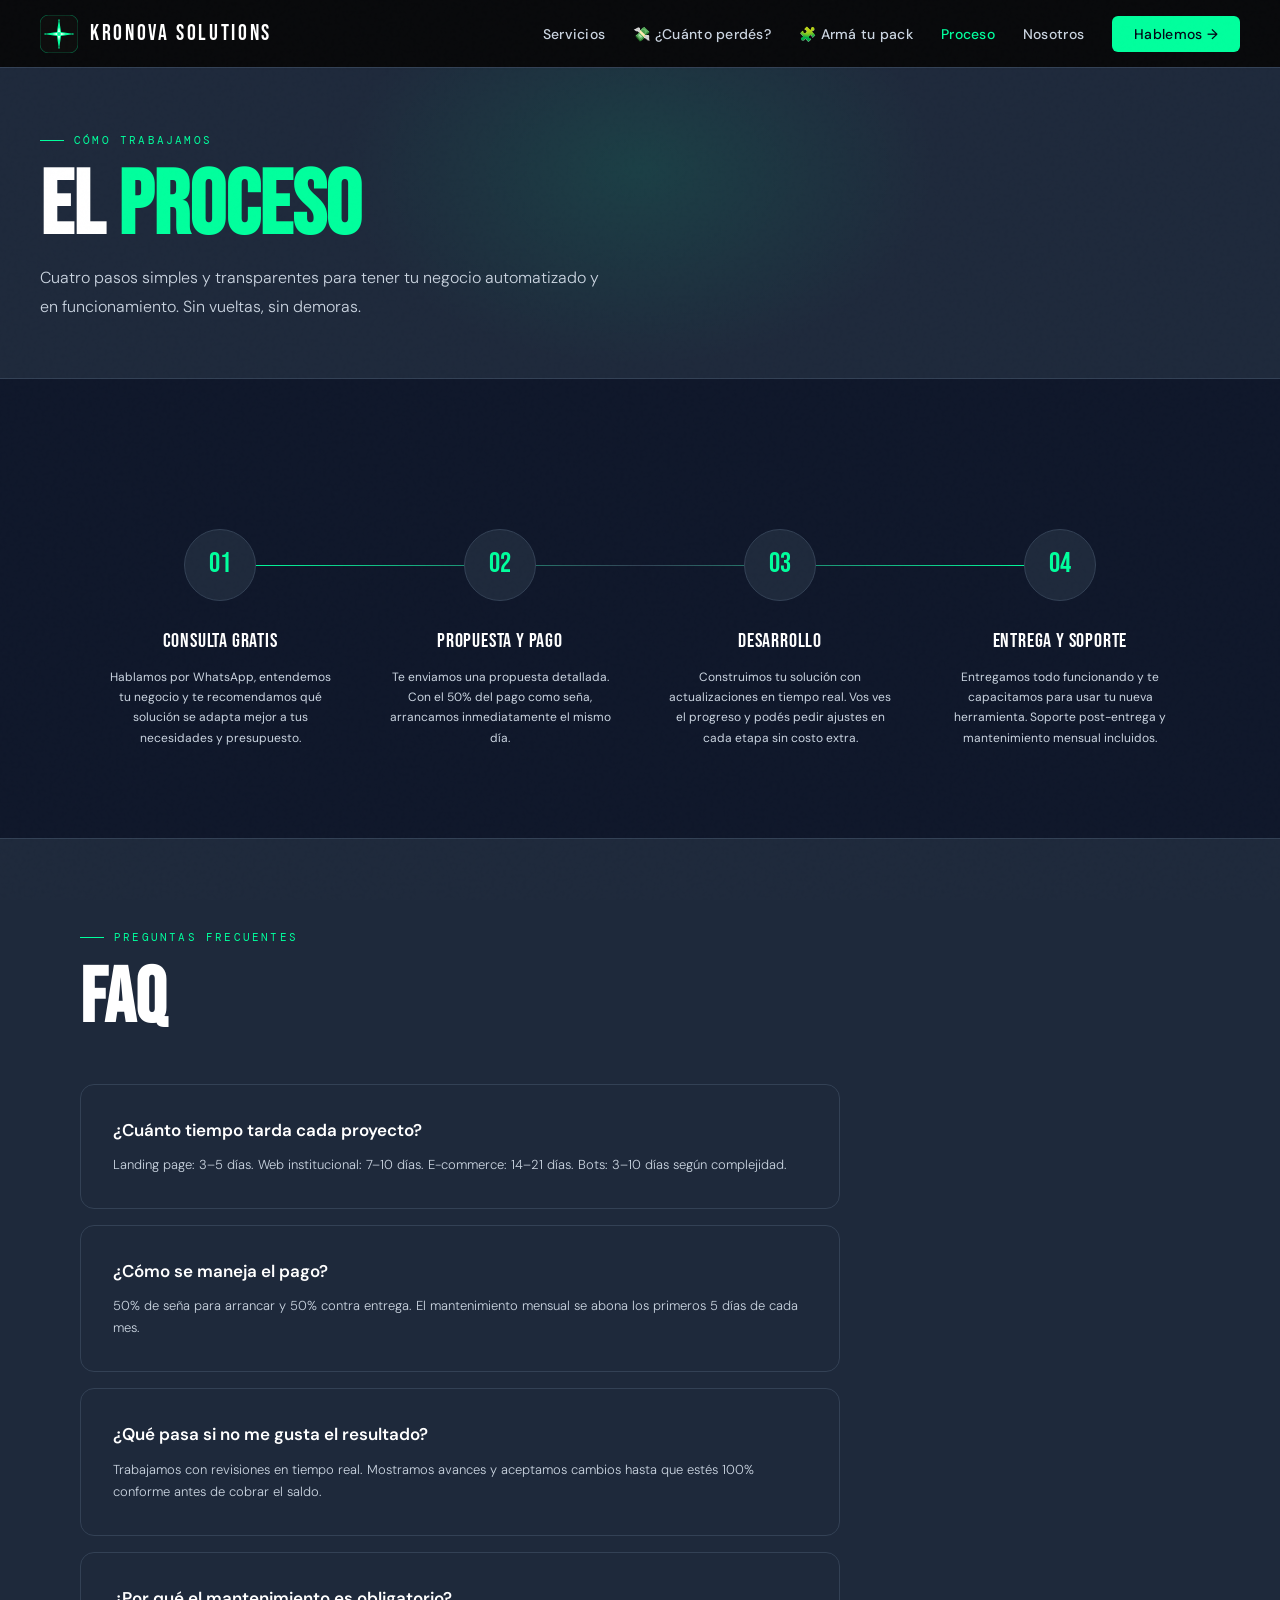
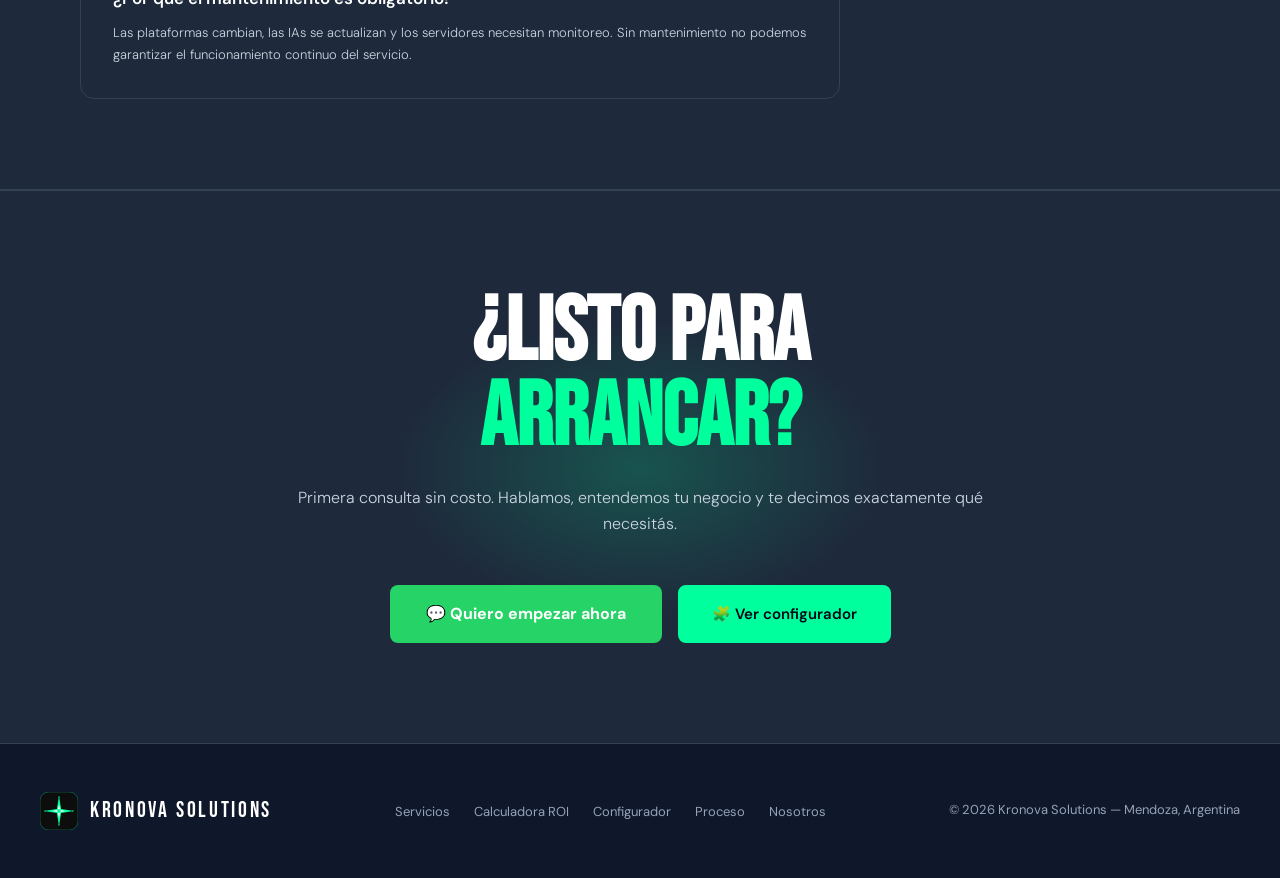
<file: proceso.html>
﻿<!DOCTYPE html>
<html lang="es">
<head>
<meta charset="UTF-8"><meta name="viewport" content="width=device-width, initial-scale=1.0">
<title>Proceso | KRONOVA SOLUTIONS</title>
<link rel="preconnect" href="https://fonts.googleapis.com"><link rel="preconnect" href="https://fonts.gstatic.com" crossorigin>
<link href="https://fonts.googleapis.com/css2?family=Bebas+Neue&family=DM+Sans:wght@300;400;500;600&family=DM+Mono:wght@400;500&display=swap" rel="stylesheet">
<link rel="icon" href="favicon.svg" type="image/svg+xml"><link rel="stylesheet" href="kronova.css">
</head>
<body>
<div id="nav-placeholder"></div>
<div class="page-wrap">
<div class="page-hero">
  <div class="page-hero-inner">
    <div class="page-hero-label">Cómo trabajamos</div>
    <h1 class="page-hero-title">EL <span>PROCESO</span></h1>
    <p class="page-hero-desc">Cuatro pasos simples y transparentes para tener tu negocio automatizado y en funcionamiento. Sin vueltas, sin demoras.</p>
  </div>
</div>

<section class="section">
  <div class="proceso-grid">
    <div class="proceso-step reveal"><div class="proceso-num">01</div><div class="proceso-title">CONSULTA GRATIS</div><p class="proceso-desc">Hablamos por WhatsApp, entendemos tu negocio y te recomendamos qué solución se adapta mejor a tus necesidades y presupuesto.</p></div>
    <div class="proceso-step reveal"><div class="proceso-num">02</div><div class="proceso-title">PROPUESTA Y PAGO</div><p class="proceso-desc">Te enviamos una propuesta detallada. Con el 50% del pago como seña, arrancamos inmediatamente el mismo día.</p></div>
    <div class="proceso-step reveal"><div class="proceso-num">03</div><div class="proceso-title">DESARROLLO</div><p class="proceso-desc">Construimos tu solución con actualizaciones en tiempo real. Vos ves el progreso y podés pedir ajustes en cada etapa sin costo extra.</p></div>
    <div class="proceso-step reveal"><div class="proceso-num">04</div><div class="proceso-title">ENTREGA Y SOPORTE</div><p class="proceso-desc">Entregamos todo funcionando y te capacitamos para usar tu nueva herramienta. Soporte post-entrega y mantenimiento mensual incluidos.</p></div>
  </div>
</section>

<div style="background:var(--surface);border-top:1px solid var(--border);border-bottom:1px solid var(--border);">
<section class="section">
  <div class="reveal"><div class="section-label">Preguntas frecuentes</div><h2 class="section-title">FAQ</h2></div>
  <div style="display:flex;flex-direction:column;gap:16px;margin-top:48px;max-width:760px;">
    <div class="benefit-card reveal"><div class="benefit-title">¿Cuánto tiempo tarda cada proyecto?</div><p class="benefit-desc">Landing page: 3–5 días. Web institucional: 7–10 días. E-commerce: 14–21 días. Bots: 3–10 días según complejidad.</p></div>
    <div class="benefit-card reveal"><div class="benefit-title">¿Cómo se maneja el pago?</div><p class="benefit-desc">50% de seña para arrancar y 50% contra entrega. El mantenimiento mensual se abona los primeros 5 días de cada mes.</p></div>
    <div class="benefit-card reveal"><div class="benefit-title">¿Qué pasa si no me gusta el resultado?</div><p class="benefit-desc">Trabajamos con revisiones en tiempo real. Mostramos avances y aceptamos cambios hasta que estés 100% conforme antes de cobrar el saldo.</p></div>
    <div class="benefit-card reveal"><div class="benefit-title">¿Por qué el mantenimiento es obligatorio?</div><p class="benefit-desc">Las plataformas cambian, las IAs se actualizan y los servidores necesitan monitoreo. Sin mantenimiento no podemos garantizar el funcionamiento continuo del servicio.</p></div>

  </div>
</section>
</div>

<div class="cta-box-wrap"><div class="cta-box">
  <h2 class="cta-title reveal">¿LISTO PARA<br><span>ARRANCAR?</span></h2>
  <p class="cta-desc reveal">Primera consulta sin costo. Hablamos, entendemos tu negocio y te decimos exactamente qué necesitás.</p>
  <div class="cta-buttons reveal">
    <a href="https://wa.me/+542612079647?text=Hola%20KRONOVA%20SOLUTIONS%2C%20quiero%20empezar" target="_blank" class="btn-whatsapp">💬 Quiero empezar ahora</a>
    <a href="configurador.html" class="btn-primary">🧩 Ver configurador</a>
  </div>
</div></div>
</div>
<div id="footer-placeholder"></div>
<script src="kronova.js"></script>
<script>injectNav('proceso.html');injectFooter();initReveal();</script>
</body></html>
</file>
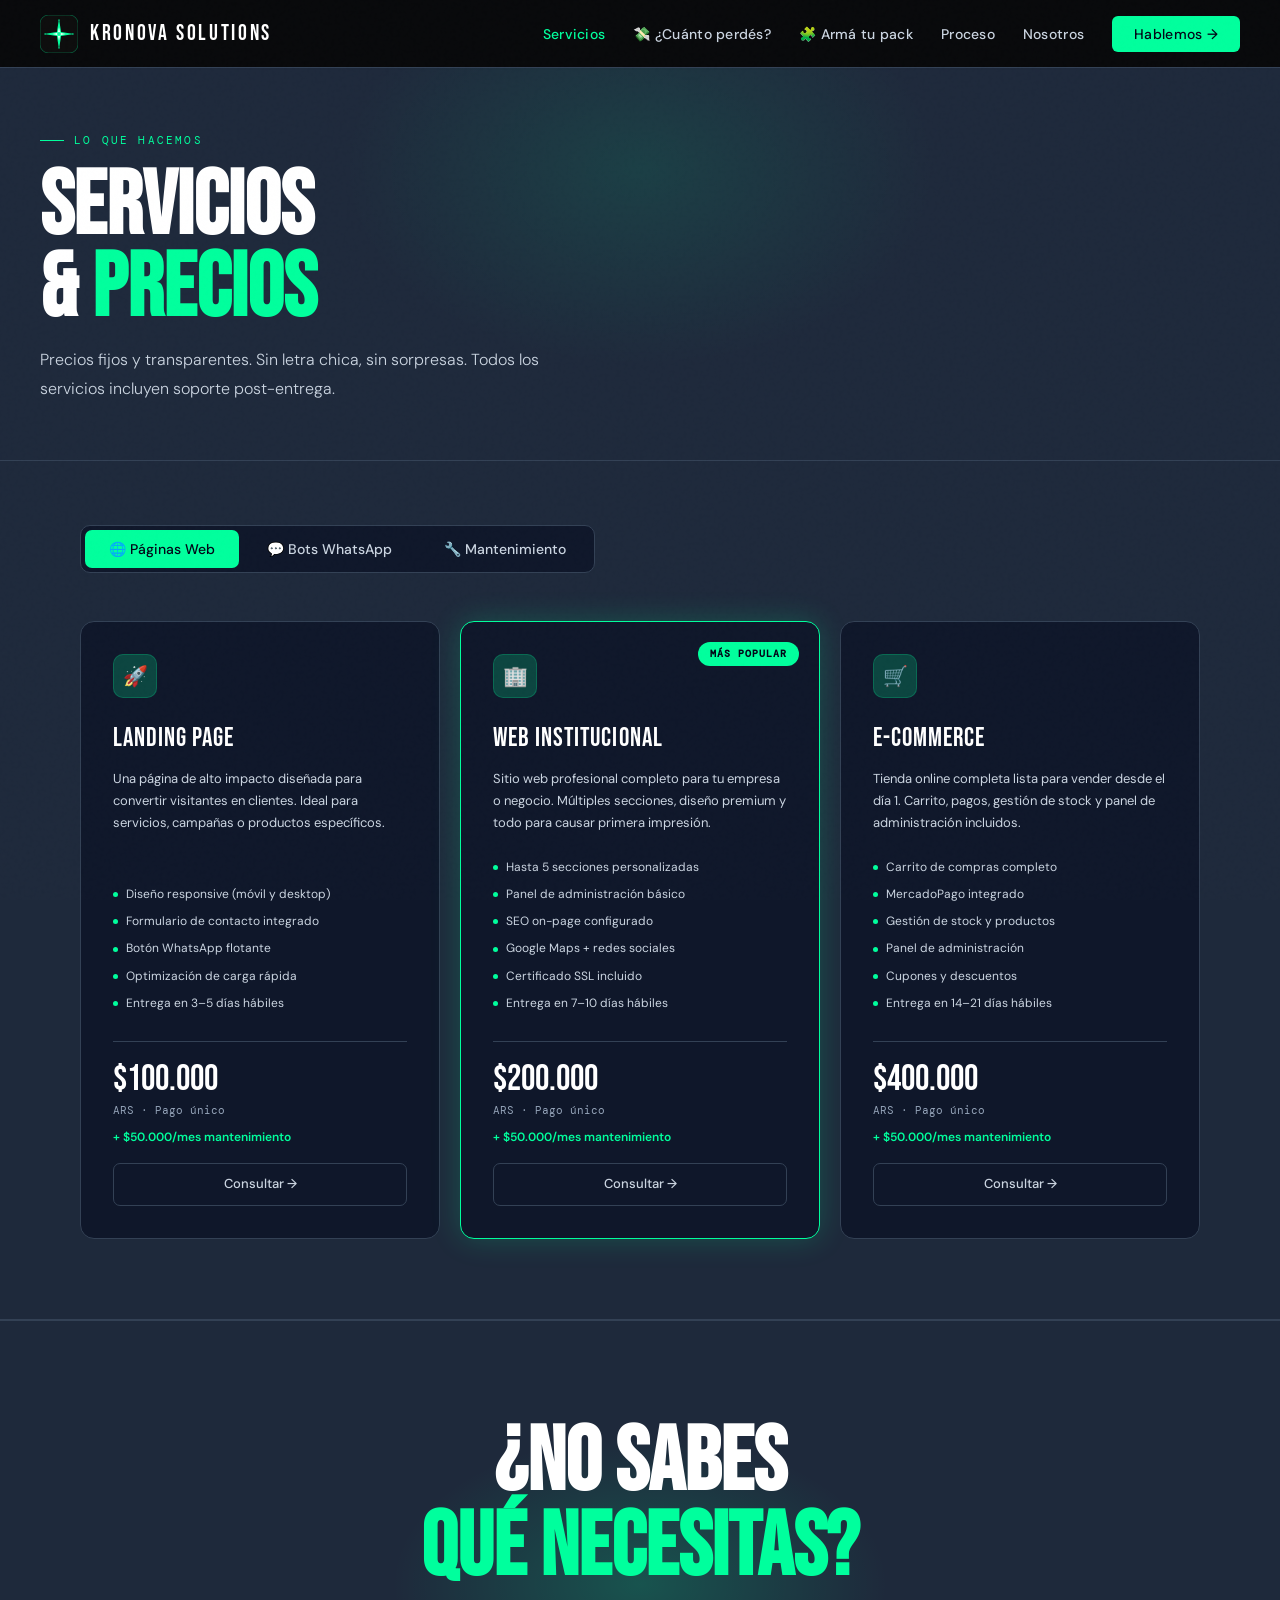
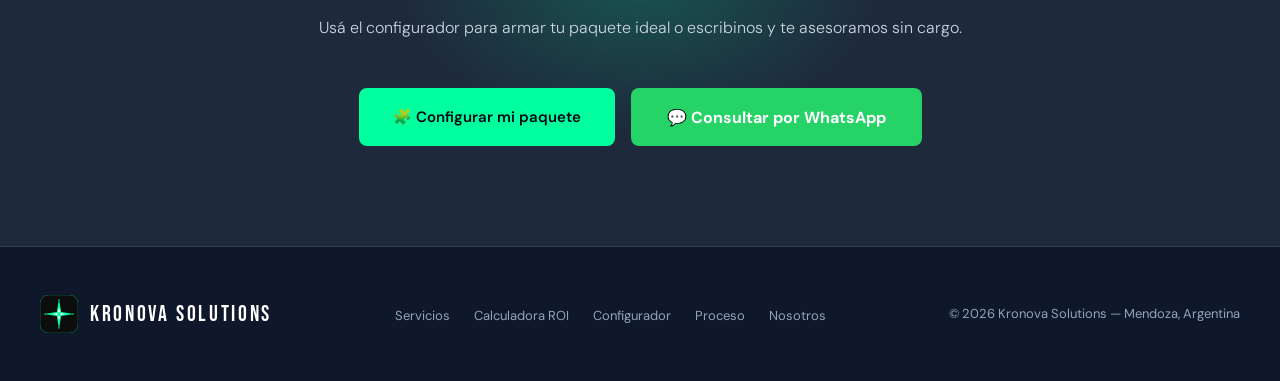
<file: servicios.html>
﻿<!DOCTYPE html>
<html lang="es">
<head>
<meta charset="UTF-8"><meta name="viewport" content="width=device-width, initial-scale=1.0">
<title>Servicios & Precios | KRONOVA SOLUTIONS</title>
<link rel="preconnect" href="https://fonts.googleapis.com"><link rel="preconnect" href="https://fonts.gstatic.com" crossorigin>
<link href="https://fonts.googleapis.com/css2?family=Bebas+Neue&family=DM+Sans:wght@300;400;500;600&family=DM+Mono:wght@400;500&display=swap" rel="stylesheet">
<link rel="icon" href="favicon.svg" type="image/svg+xml"><link rel="stylesheet" href="kronova.css">
</head>
<body>
<div id="nav-placeholder"></div>
<div class="page-wrap">
<div class="page-hero">
  <div class="page-hero-inner">
    <div class="page-hero-label">Lo que hacemos</div>
    <h1 class="page-hero-title">SERVICIOS<br>&amp; <span>PRECIOS</span></h1>
    <p class="page-hero-desc">Precios fijos y transparentes. Sin letra chica, sin sorpresas. Todos los servicios incluyen soporte post-entrega.</p>
  </div>
</div>

<div style="background:var(--surface);border-bottom:1px solid var(--border);">
<div class="section-inner" style="padding-top:64px;padding-bottom:80px;">

  <div class="tabs reveal">
    <button class="tab active" onclick="switchTab('web',event)">🌐 Páginas Web</button>
    <button class="tab" onclick="switchTab('bots',event)">💬 Bots WhatsApp</button>
    <button class="tab" onclick="switchTab('mante',event)">🔧 Mantenimiento</button>
  </div>

  <!-- WEB -->
  <div class="tab-panel active services-grid" id="tab-web">
    <div class="service-card reveal">
      <div class="service-icon">🚀</div>
      <div class="service-name">LANDING PAGE</div>
      <p class="service-desc">Una página de alto impacto diseñada para convertir visitantes en clientes. Ideal para servicios, campañas o productos específicos.</p>
      <ul class="service-includes"><li>Diseño responsive (móvil y desktop)</li><li>Formulario de contacto integrado</li><li>Botón WhatsApp flotante</li><li>Optimización de carga rápida</li><li>Entrega en 3–5 días hábiles</li></ul>
      <div class="service-price">
        <div class="price-amount">$100.000</div>
        <div class="price-note">ARS · Pago único</div>
        <div class="price-monthly">+ $50.000/mes mantenimiento</div>
        <a href="https://wa.me/+542612079647?text=Quiero%20una%20Landing%20Page" target="_blank" class="card-cta">Consultar →</a>
      </div>
    </div>
    <div class="service-card featured reveal">
      <span class="service-badge">MÁS POPULAR</span>
      <div class="service-icon">🏢</div>
      <div class="service-name">WEB INSTITUCIONAL</div>
      <p class="service-desc">Sitio web profesional completo para tu empresa o negocio. Múltiples secciones, diseño premium y todo para causar primera impresión.</p>
      <ul class="service-includes"><li>Hasta 5 secciones personalizadas</li><li>Panel de administración básico</li><li>SEO on-page configurado</li><li>Google Maps + redes sociales</li><li>Certificado SSL incluido</li><li>Entrega en 7–10 días hábiles</li></ul>
      <div class="service-price">
        <div class="price-amount">$200.000</div>
        <div class="price-note">ARS · Pago único</div>
        <div class="price-monthly">+ $50.000/mes mantenimiento</div>
        <a href="https://wa.me/+542612079647?text=Quiero%20una%20Web%20Institucional" target="_blank" class="card-cta">Consultar →</a>
      </div>
    </div>
    <div class="service-card reveal">
      <div class="service-icon">🛒</div>
      <div class="service-name">E-COMMERCE</div>
      <p class="service-desc">Tienda online completa lista para vender desde el día 1. Carrito, pagos, gestión de stock y panel de administración incluidos.</p>
      <ul class="service-includes"><li>Carrito de compras completo</li><li>MercadoPago integrado</li><li>Gestión de stock y productos</li><li>Panel de administración</li><li>Cupones y descuentos</li><li>Entrega en 14–21 días hábiles</li></ul>
      <div class="service-price">
        <div class="price-amount">$400.000</div>
        <div class="price-note">ARS · Pago único</div>
        <div class="price-monthly">+ $50.000/mes mantenimiento</div>
        <a href="https://wa.me/+542612079647?text=Quiero%20un%20E-commerce" target="_blank" class="card-cta">Consultar →</a>
      </div>
    </div>
  </div>

  <!-- BOTS -->
  <div class="tab-panel services-grid" id="tab-bots">
    <div class="service-card reveal">
      <div class="service-icon">🤖</div>
      <div class="service-name">BOT BÁSICO</div>
      <p class="service-desc">Respuestas automáticas con menú interactivo. Ideal para negocios que necesitan atender consultas frecuentes sin IA.</p>
      <ul class="service-includes"><li>Menú de opciones interactivo</li><li>Respuestas 24/7 automáticas</li><li>Información de precios y servicios</li><li>Derivación a humano cuando sea necesario</li><li>Entrega en 3–5 días hábiles</li></ul>
      <div class="service-price">
        <div class="price-amount">$200.000</div>
        <div class="price-note">ARS · Pago único</div>
        <div class="price-monthly">+ $50.000/mes mantenimiento</div>
        <a href="https://wa.me/+542612079647?text=Quiero%20un%20Bot%20Basico" target="_blank" class="card-cta">Consultar →</a>
      </div>
    </div>
    <div class="service-card featured reveal">
      <span class="service-badge">CON IA</span>
      <div class="service-icon">🧠</div>
      <div class="service-name">BOT IA</div>
      <p class="service-desc">Entiende lenguaje natural y responde como un humano. Entrenado con la información de tu negocio para contestar cualquier pregunta.</p>
      <ul class="service-includes"><li>Lenguaje natural con IA</li><li>Entrenado con tu catálogo y servicios</li><li>Calificación automática de leads</li><li>Respuestas contextuales inteligentes</li><li>Historial de conversaciones</li><li>Entrega en 5–7 días hábiles</li></ul>
      <div class="service-price">
        <div class="price-amount">$350.000</div>
        <div class="price-note">ARS · Pago único</div>
        <div class="price-monthly">+ $50.000/mes mantenimiento</div>
        <a href="https://wa.me/+542612079647?text=Quiero%20un%20Bot%20IA" target="_blank" class="card-cta">Consultar →</a>
      </div>
    </div>
    <div class="service-card reveal">
      <div class="service-icon">📅</div>
      <div class="service-name">BOT IA + TURNOS</div>
      <p class="service-desc">Todo el poder del Bot IA más gestión automática de turnos y reservas. Tu agenda se administra sola.</p>
      <ul class="service-includes"><li>Todo lo del Bot IA incluido</li><li>Agendamiento automático de turnos</li><li>Recordatorios automáticos</li><li>Google Calendar sincronizado</li><li>Sin superposición de horarios</li><li>Entrega en 7–10 días hábiles</li></ul>
      <div class="service-price">
        <div class="price-amount">$400.000</div>
        <div class="price-note">ARS · Pago único</div>
        <div class="price-monthly">+ $50.000/mes mantenimiento</div>
        <a href="https://wa.me/+542612079647?text=Quiero%20un%20Bot%20con%20Turnos" target="_blank" class="card-cta">Consultar →</a>
      </div>
    </div>
  </div>

  <!-- MANTENIMIENTO -->
  <div class="tab-panel services-grid-2" id="tab-mante">
    <div class="service-card featured reveal">
      <div class="service-icon">🌐</div>
      <div class="service-name">MANTENIMIENTO WEB</div>
      <p class="service-desc">Incluido en todos los servicios web. Mantenemos tu sitio actualizado, seguro y funcionando perfectamente todos los meses.</p>
      <ul class="service-includes"><li>Actualizaciones del sistema</li><li>Backups automáticos diarios</li><li>Monitoreo de seguridad</li><li>Soporte técnico prioritario</li><li>Pequeños cambios de contenido incluidos</li></ul>
      <div class="service-price">
        <div class="price-amount">$50.000<span style="font-size:18px;color:var(--text-dim)">/mes</span></div>
        <div class="price-note">ARS · Pago mensual obligatorio</div>
      </div>
    </div>
    <div class="service-card featured reveal">
      <div class="service-icon">⚡</div>
      <div class="service-name">MANTENIMIENTO BOTS</div>
      <p class="service-desc">Incluido en todos los bots. Mantenemos tus automatizaciones funcionando, actualizadas y optimizadas mes a mes.</p>
      <ul class="service-includes"><li>Monitoreo 24/7 del bot</li><li>Ajustes y mejoras de flujos</li><li>Actualización de respuestas de IA</li><li>Reportes mensuales de rendimiento</li><li>Soporte técnico prioritario</li></ul>
      <div class="service-price">
        <div class="price-amount">$50.000<span style="font-size:18px;color:var(--text-dim)">/mes</span></div>
        <div class="price-note">ARS · Pago mensual obligatorio</div>
      </div>
    </div>
  </div>

</div>
</div>

<div class="cta-box-wrap"><div class="cta-box">
  <h2 class="cta-title reveal">¿NO SABES<br><span>QUÉ NECESITAS?</span></h2>
  <p class="cta-desc reveal">Usá el configurador para armar tu paquete ideal o escribinos y te asesoramos sin cargo.</p>
  <div class="cta-buttons reveal">
    <a href="configurador.html" class="btn-primary">🧩 Configurar mi paquete</a>
    <a href="https://wa.me/+542612079647" target="_blank" class="btn-whatsapp">💬 Consultar por WhatsApp</a>
  </div>
</div></div>

</div>
<div id="footer-placeholder"></div>
<script src="kronova.js"></script>
<script>injectNav('servicios.html');injectFooter();initReveal();</script>
</body></html>
</file>
<file: kronova.css>
:root {
  --bg: #0f172a; --surface: #1e293b; --surface2: #334155; --border: #334155;
  --orange: #00ff9d; --orange-light: #33ffaf; --orange-glow: rgba(0, 255, 157,0.2);
  --orange-glow-strong: rgba(0, 255, 157,0.4); --text: #ffffff; --text-muted: #cbd5e1;
  --text-dim: #94a3b8; --white: #ffffff; --green: #22c55e;
}
*, *::before, *::after { box-sizing: border-box; margin: 0; padding: 0; }
html { scroll-behavior: smooth; }
body { background: var(--bg); color: var(--text); font-family: 'DM Sans', sans-serif; font-size: 16px; line-height: 1.6; overflow-x: hidden; }
body::before { content: ''; position: fixed; inset: 0; background-image: url("data:image/svg+xml,%3Csvg viewBox='0 0 256 256' xmlns='http://www.w3.org/2000/svg'%3E%3Cfilter id='noise'%3E%3CfeTurbulence type='fractalNoise' baseFrequency='0.9' numOctaves='4' stitchTiles='stitch'/%3E%3C/filter%3E%3Crect width='100%25' height='100%25' filter='url(%23noise)' opacity='0.04'/%3E%3C/svg%3E"); pointer-events: none; z-index: 9999; opacity: 0.4; }
.display { font-family: 'Bebas Neue', sans-serif; letter-spacing: 0.02em; }
.mono { font-family: 'DM Mono', monospace; }

/* NAV */
nav { position: fixed; top: 0; left: 0; right: 0; z-index: 1000; padding: 0 40px; height: 68px; display: flex; align-items: center; justify-content: space-between; background: rgba(8,8,8,0.9); backdrop-filter: blur(16px); border-bottom: 1px solid var(--border); transition: all 0.3s; }
.logo { display: flex; align-items: center; gap: 12px; text-decoration: none; }
.logo-mark { width: 38px; height: 38px; }
.logo-text { font-family: 'Bebas Neue', sans-serif; font-size: 22px; letter-spacing: 0.12em; color: var(--white); }
.logo-text span { color: var(--orange); }
.nav-links { display: flex; align-items: center; gap: 28px; list-style: none; }
.nav-links a { color: var(--text-muted); text-decoration: none; font-size: 14px; font-weight: 500; transition: color 0.2s; letter-spacing: 0.02em; }
.nav-links a:hover, .nav-links a.active { color: var(--text); }
.nav-links a.active { color: var(--orange); }
.btn-nav { padding: 9px 22px; background: var(--orange); color: #020617 !important; border-radius: 6px; font-size: 14px; font-weight: 600; transition: all 0.2s; }
.btn-nav:hover { background: var(--orange-light) !important; box-shadow: 0 0 20px var(--orange-glow-strong); }
#menu-btn { display: none; background: none; border: none; cursor: pointer; padding: 8px; }
#mobile-menu { display: none; position: fixed; top: 68px; left: 0; right: 0; background: #1e293b; border-bottom: 1px solid #334155; z-index: 999; padding: 20px 24px; flex-direction: column; gap: 16px; }
#mobile-menu a { color: #cbd5e1; text-decoration: none; font-size: 15px; font-weight: 500; }
#mobile-menu a.orange { color: var(--orange); }
#mobile-menu .btn-nav-mob { display: inline-block; padding: 12px 24px; background: var(--orange); color: #020617 !important; border-radius: 7px; font-weight: 600; text-align: center; }

/* PAGE WRAPPER */
.page-wrap { padding-top: 68px; }

/* TICKER */
.ticker-wrap { background: var(--orange); overflow: hidden; white-space: nowrap; padding: 10px 0; }
.ticker-inner { display: inline-block; animation: ticker 28s linear infinite; font-family: 'Bebas Neue', sans-serif; font-size: 15px; letter-spacing: 0.15em; color: #020617; }
@keyframes ticker { 0% { transform: translateX(0); } 100% { transform: translateX(-50%); } }
.ticker-sep { margin: 0 24px; opacity: 0.5; }

/* PAGE HERO (inner pages) */
.page-hero { padding: 64px 40px 56px; background: var(--surface); border-bottom: 1px solid var(--border); position: relative; overflow: hidden; }
.page-hero::before { content: ''; position: absolute; top: -100px; left: 50%; transform: translateX(-50%); width: 600px; height: 400px; background: radial-gradient(ellipse, rgba(0, 255, 157,0.1) 0%, transparent 70%); pointer-events: none; }
.page-hero-inner { max-width: 1200px; margin: 0 auto; position: relative; z-index: 1; }
.page-hero-label { font-family: 'DM Mono', monospace; font-size: 11px; letter-spacing: 0.2em; color: var(--orange); text-transform: uppercase; margin-bottom: 16px; display: flex; align-items: center; gap: 10px; }
.page-hero-label::before { content: ''; display: block; width: 24px; height: 1px; background: var(--orange); }
.page-hero-title { font-family: 'Bebas Neue', sans-serif; font-size: clamp(48px, 7vw, 96px); line-height: 0.92; color: var(--white); margin-bottom: 16px; }
.page-hero-title span { color: var(--orange); }
.page-hero-desc { font-size: 16px; color: var(--text-muted); max-width: 560px; line-height: 1.8; font-weight: 300; }

/* SECTIONS */
.section { padding: 90px 40px; max-width: 1200px; margin: 0 auto; }
.section-full { max-width: 100%; padding: 90px 0; }
.section-inner { max-width: 1200px; margin: 0 auto; padding: 0 40px; }
.section-label { font-family: 'DM Mono', monospace; font-size: 11px; letter-spacing: 0.2em; color: var(--orange); text-transform: uppercase; margin-bottom: 16px; display: flex; align-items: center; gap: 10px; }
.section-label::before { content: ''; display: block; width: 24px; height: 1px; background: var(--orange); }
.section-title { font-family: 'Bebas Neue', sans-serif; font-size: clamp(44px, 6vw, 80px); line-height: 0.95; color: var(--white); margin-bottom: 20px; }
.section-desc { font-size: 16px; color: var(--text-muted); max-width: 540px; line-height: 1.8; font-weight: 300; }

/* BUTTONS */
.btn-primary { display: inline-flex; align-items: center; gap: 10px; padding: 15px 32px; background: var(--orange); color: #020617; border-radius: 8px; font-weight: 600; font-size: 15px; text-decoration: none; transition: all 0.25s; border: 2px solid var(--orange); }
.btn-primary:hover { background: var(--orange-light); box-shadow: 0 0 40px var(--orange-glow-strong); transform: translateY(-2px); }
.btn-secondary { display: inline-flex; align-items: center; gap: 10px; padding: 15px 32px; background: transparent; color: var(--text); border-radius: 8px; font-weight: 500; font-size: 15px; text-decoration: none; transition: all 0.25s; border: 2px solid var(--border); }
.btn-secondary:hover { border-color: var(--orange); color: var(--orange); }
.btn-whatsapp { display: inline-flex; align-items: center; gap: 10px; padding: 16px 36px; background: #25D366; color: var(--white); border-radius: 8px; font-weight: 700; font-size: 16px; text-decoration: none; transition: all 0.25s; }
.btn-whatsapp:hover { background: #20b858; box-shadow: 0 8px 30px rgba(37,211,102,0.3); transform: translateY(-2px); }

/* SERVICE CARDS */
.services-grid { display: grid; grid-template-columns: repeat(3, 1fr); gap: 20px; }
.services-grid-2 { display: grid; grid-template-columns: repeat(2, 1fr); gap: 20px; max-width: 800px; }
.service-card { background: var(--bg); border: 1px solid var(--border); border-radius: 14px; padding: 32px; position: relative; overflow: hidden; transition: all 0.3s; display: flex; flex-direction: column; }
.service-card::before { content: ''; position: absolute; inset: 0; background: radial-gradient(circle at top left, var(--orange-glow), transparent 60%); opacity: 0; transition: opacity 0.3s; }
.service-card:hover { border-color: var(--orange); transform: translateY(-4px); box-shadow: 0 16px 40px rgba(0,0,0,0.4); }
.service-card:hover::before { opacity: 1; }
.service-card.featured { border-color: var(--orange); box-shadow: 0 0 30px var(--orange-glow); }
.service-badge { position: absolute; top: 20px; right: 20px; padding: 4px 12px; background: var(--orange); color: #020617; font-size: 10px; font-weight: 700; letter-spacing: 0.1em; border-radius: 100px; font-family: 'DM Mono', monospace; }
.service-icon { width: 44px; height: 44px; border-radius: 10px; background: var(--orange-glow); border: 1px solid rgba(0, 255, 157,0.2); display: flex; align-items: center; justify-content: center; font-size: 20px; margin-bottom: 20px; }
.service-name { font-family: 'Bebas Neue', sans-serif; font-size: 26px; color: var(--white); margin-bottom: 8px; letter-spacing: 0.04em; }
.service-desc { font-size: 13px; color: var(--text-muted); line-height: 1.7; margin-bottom: 24px; flex-grow: 1; }
.service-includes { list-style: none; margin-bottom: 28px; display: flex; flex-direction: column; gap: 8px; }
.service-includes li { font-size: 12px; color: var(--text-muted); display: flex; align-items: center; gap: 8px; }
.service-includes li::before { content: ''; width: 5px; height: 5px; border-radius: 50%; background: var(--orange); flex-shrink: 0; }
.service-price { border-top: 1px solid var(--border); padding-top: 20px; margin-top: auto; }
.price-amount { font-family: 'Bebas Neue', sans-serif; font-size: 36px; color: var(--white); line-height: 1; }
.price-note { font-size: 11px; color: var(--text-dim); margin-top: 4px; font-family: 'DM Mono', monospace; }
.price-monthly { font-size: 12px; color: var(--orange); margin-top: 8px; font-weight: 600; display: flex; align-items: center; gap: 6px; }
.card-cta { display: inline-flex; align-items: center; justify-content: center; margin-top: 16px; padding: 10px 20px; border: 1px solid var(--border); border-radius: 7px; font-size: 13px; font-weight: 500; color: var(--text-muted); text-decoration: none; transition: all 0.2s; width: 100%; }
.card-cta:hover, .service-card:hover .card-cta { border-color: var(--orange); color: var(--orange); }

/* TABS */
.tabs { display: flex; gap: 4px; margin-bottom: 48px; background: var(--bg); border: 1px solid var(--border); border-radius: 10px; padding: 4px; width: fit-content; }
.tab { padding: 10px 24px; border-radius: 7px; font-size: 14px; font-weight: 500; cursor: pointer; transition: all 0.2s; border: none; background: transparent; color: var(--text-muted); font-family: 'DM Sans', sans-serif; }
.tab.active { background: var(--orange); color: #020617; }
.tab-panel { display: none; }
.tab-panel.active { display: grid; }

/* PROCESO */
.proceso-grid { display: grid; grid-template-columns: repeat(4, 1fr); gap: 0; margin-top: 60px; position: relative; }
.proceso-grid::before { content: ''; position: absolute; top: 36px; left: calc(12.5% + 20px); right: calc(12.5% + 20px); height: 1px; background: linear-gradient(90deg, var(--orange), var(--border), var(--orange)); z-index: 0; }
.proceso-step { text-align: center; padding: 0 24px; position: relative; z-index: 1; }
.proceso-num { width: 72px; height: 72px; border-radius: 50%; background: var(--surface); border: 1px solid var(--border); font-family: 'Bebas Neue', sans-serif; font-size: 28px; color: var(--orange); display: flex; align-items: center; justify-content: center; margin: 0 auto 24px; transition: all 0.3s; }
.proceso-step:hover .proceso-num { background: var(--orange); color: #020617; box-shadow: 0 0 24px var(--orange-glow-strong); border-color: var(--orange); }
.proceso-title { font-family: 'Bebas Neue', sans-serif; font-size: 20px; color: var(--white); margin-bottom: 10px; letter-spacing: 0.04em; }
.proceso-desc { font-size: 12px; color: var(--text-muted); line-height: 1.7; }

/* BENEFITS */
.benefits-grid { display: grid; grid-template-columns: repeat(3, 1fr); gap: 20px; margin-top: 60px; }
.benefit-card { padding: 32px; border: 1px solid var(--border); border-radius: 14px; background: var(--surface); transition: border-color 0.3s; }
.benefit-card:hover { border-color: var(--orange); }
.benefit-num { font-family: 'Bebas Neue', sans-serif; font-size: 72px; color: var(--surface2); line-height: 1; margin-bottom: 8px; }
.benefit-title { font-weight: 600; font-size: 17px; color: var(--text); margin-bottom: 10px; }
.benefit-desc { font-size: 13px; color: var(--text-muted); line-height: 1.7; font-weight: 300; }

/* ROI CALCULATOR */
.roi-grid { display: grid; grid-template-columns: 1fr 1fr; gap: 32px; margin-top: 56px; align-items: start; }
.roi-inputs { background: var(--surface); border: 1px solid var(--border); border-radius: 16px; padding: 36px; position: relative; overflow: hidden; }
.roi-inputs::before { content: ''; position: absolute; top: 0; left: 0; right: 0; height: 2px; background: linear-gradient(90deg, var(--orange), transparent); }
.roi-field { margin-bottom: 28px; }
.roi-label { display: flex; justify-content: space-between; align-items: center; font-size: 13px; font-weight: 500; color: var(--text-muted); margin-bottom: 12px; }
.roi-label span { font-family: 'DM Mono', monospace; font-size: 13px; color: var(--orange); font-weight: 600; }
input[type=range] { -webkit-appearance: none; width: 100%; height: 4px; border-radius: 4px; background: var(--border); outline: none; cursor: pointer; }
input[type=range]::-webkit-slider-thumb { -webkit-appearance: none; width: 20px; height: 20px; border-radius: 50%; background: var(--orange); cursor: pointer; box-shadow: 0 0 10px var(--orange-glow-strong); border: 2px solid #0f172a; transition: transform 0.1s; }
input[type=range]::-webkit-slider-thumb:active { transform: scale(1.2); }
.roi-select { width: 100%; padding: 12px 16px; background: var(--bg); border: 1px solid var(--border); border-radius: 8px; color: var(--text); font-family: 'DM Sans', sans-serif; font-size: 14px; outline: none; cursor: pointer; transition: border-color 0.2s; appearance: none; background-image: url("data:image/svg+xml,%3Csvg width='12' height='8' viewBox='0 0 12 8' fill='none' xmlns='http://www.w3.org/2000/svg'%3E%3Cpath d='M1 1L6 7L11 1' stroke='%23888' stroke-width='2' stroke-linecap='round'/%3E%3C/svg%3E"); background-repeat: no-repeat; background-position: right 16px center; }
.roi-select:focus { border-color: var(--orange); }
.roi-result { background: var(--surface); border: 1px solid var(--border); border-radius: 16px; padding: 36px; position: sticky; top: 88px; }
.roi-result-title { font-size: 12px; font-family: 'DM Mono', monospace; letter-spacing: 0.15em; color: var(--text-dim); text-transform: uppercase; margin-bottom: 8px; }
.roi-perdida { font-family: 'Bebas Neue', sans-serif; font-size: 56px; color: #ef4444; line-height: 1; margin-bottom: 4px; transition: all 0.4s; }
.roi-periodo { font-size: 12px; color: var(--text-dim); margin-bottom: 28px; }
.roi-breakdown { display: flex; flex-direction: column; gap: 12px; margin-bottom: 28px; padding: 20px; background: var(--bg); border-radius: 10px; border: 1px solid var(--border); }
.roi-breakdown-item { display: flex; justify-content: space-between; font-size: 13px; }
.roi-breakdown-item .label { color: var(--text-muted); }
.roi-breakdown-item .value { color: var(--text); font-weight: 600; font-family: 'DM Mono', monospace; }
.roi-bar { height: 6px; background: var(--border); border-radius: 4px; margin-bottom: 6px; overflow: hidden; }
.roi-bar-fill { height: 100%; background: linear-gradient(90deg, var(--orange), #ff8c5a); border-radius: 4px; transition: width 0.5s ease; }
.roi-mensaje { font-size: 13px; color: var(--text-muted); line-height: 1.7; margin-bottom: 24px; padding: 16px; background: rgba(0, 255, 157,0.06); border-radius: 8px; border-left: 3px solid var(--orange); }

/* CONFIGURADOR */
.config-layout { display: grid; grid-template-columns: 1fr 380px; gap: 32px; margin-top: 56px; align-items: start; }
.config-block { margin-bottom: 32px; }
.config-block-title { font-size: 11px; font-family: 'DM Mono', monospace; letter-spacing: 0.18em; color: var(--text-dim); text-transform: uppercase; margin-bottom: 14px; }
.config-options { display: grid; grid-template-columns: repeat(3, 1fr); gap: 10px; }
.config-option { padding: 16px 14px; border: 1.5px solid var(--border); border-radius: 10px; cursor: pointer; transition: all 0.2s; background: var(--bg); text-align: left; position: relative; overflow: hidden; }
.config-option:hover { border-color: rgba(0, 255, 157,0.4); }
.config-option.selected { border-color: var(--orange); background: rgba(0, 255, 157,0.06); }
.config-option.selected::after { content: '✓'; position: absolute; top: 8px; right: 10px; font-size: 11px; color: var(--orange); font-weight: 700; }
.config-option-icon { font-size: 20px; margin-bottom: 8px; display: block; }
.config-option-name { font-size: 13px; font-weight: 600; color: var(--text); display: block; margin-bottom: 3px; }
.config-option-price { font-size: 11px; color: var(--text-dim); font-family: 'DM Mono', monospace; }
.config-summary { background: var(--bg); border: 1px solid var(--border); border-radius: 16px; padding: 32px; position: sticky; top: 88px; }
.config-summary-title { font-family: 'Bebas Neue', sans-serif; font-size: 22px; color: var(--text); letter-spacing: 0.04em; margin-bottom: 20px; padding-bottom: 16px; border-bottom: 1px solid var(--border); }
.config-line-items { display: flex; flex-direction: column; gap: 10px; margin-bottom: 24px; min-height: 80px; }
.config-line { display: flex; justify-content: space-between; align-items: center; font-size: 13px; animation: fadeInLine 0.3s ease; }
@keyframes fadeInLine { from { opacity: 0; transform: translateX(-8px); } to { opacity: 1; transform: translateX(0); } }
.config-line .line-name { color: var(--text-muted); }
.config-line .line-price { color: var(--text); font-weight: 600; font-family: 'DM Mono', monospace; font-size: 12px; }
.config-line.mandatory .line-name { color: var(--orange); font-size: 11px; }
.config-line.mandatory .line-price { color: var(--orange); }
.config-empty { font-size: 13px; color: var(--text-dim); text-align: center; padding: 20px 0; font-style: italic; }
.config-divider { height: 1px; background: var(--border); margin: 16px 0; }
.config-total { display: flex; justify-content: space-between; align-items: baseline; margin-bottom: 4px; }
.config-total-label { font-size: 12px; color: var(--text-muted); font-family: 'DM Mono', monospace; letter-spacing: 0.1em; }
.config-total-amount { font-family: 'Bebas Neue', sans-serif; font-size: 42px; color: var(--white); line-height: 1; transition: all 0.4s; }
.config-total-monthly { font-size: 13px; color: var(--orange); text-align: right; margin-bottom: 24px; font-family: 'DM Mono', monospace; font-weight: 600; }
.config-cta { display: block; width: 100%; padding: 14px; background: var(--orange); color: #020617; border: none; border-radius: 8px; font-family: 'DM Sans', sans-serif; font-size: 15px; font-weight: 700; cursor: pointer; text-align: center; text-decoration: none; transition: all 0.2s; }
.config-cta:hover { background: var(--orange-light); box-shadow: 0 0 24px var(--orange-glow-strong); }
.config-cta.disabled { background: var(--border); color: var(--text-dim); cursor: not-allowed; box-shadow: none; }
.config-note { font-size: 11px; color: var(--text-dim); text-align: center; margin-top: 12px; line-height: 1.5; }
.mandatory-badge { display: inline-flex; align-items: center; gap: 4px; font-size: 10px; background: rgba(0, 255, 157,0.12); border: 1px solid rgba(0, 255, 157,0.25); color: var(--orange); border-radius: 4px; padding: 2px 8px; font-family: 'DM Mono', monospace; letter-spacing: 0.05em; }

/* FOOTER */
footer { background: var(--bg); border-top: 1px solid var(--border); padding: 48px 40px; }
.footer-inner { max-width: 1200px; margin: 0 auto; display: flex; justify-content: space-between; align-items: center; flex-wrap: wrap; gap: 24px; }
.footer-links { display: flex; gap: 24px; list-style: none; }
.footer-links a { color: var(--text-dim); text-decoration: none; font-size: 13px; transition: color 0.2s; }
.footer-links a:hover { color: var(--orange); }
.footer-copy { font-size: 13px; color: var(--text-dim); }

/* REVEAL */
.reveal { opacity: 0; transform: translateY(32px); transition: opacity 0.7s ease, transform 0.7s ease; }
.reveal.visible { opacity: 1; transform: translateY(0); }

/* CTA BOX */
.cta-box-wrap { background: var(--surface); border-top: 1px solid var(--border); }
.cta-box { text-align: center; padding: 100px 40px; max-width: 800px; margin: 0 auto; position: relative; }
.cta-box::before { content: ''; position: absolute; top: 50%; left: 50%; transform: translate(-50%,-50%); width: 500px; height: 300px; background: radial-gradient(ellipse, var(--orange-glow) 0%, transparent 70%); pointer-events: none; }
.cta-title { font-family: 'Bebas Neue', sans-serif; font-size: clamp(52px, 7vw, 96px); line-height: 0.95; color: var(--white); margin-bottom: 24px; position: relative; }
.cta-title span { color: var(--orange); }
.cta-desc { font-size: 16px; color: var(--text-muted); margin-bottom: 48px; font-weight: 300; position: relative; }
.cta-buttons { display: flex; justify-content: center; gap: 16px; flex-wrap: wrap; position: relative; }

/* RESPONSIVE */
@media (max-width: 900px) {
  nav { padding: 0 20px; }
  .nav-links { display: none; }
  #menu-btn { display: block !important; }
  .page-hero, .section { padding-left: 20px; padding-right: 20px; }
  .services-grid, .benefits-grid { grid-template-columns: 1fr; }
  .services-grid-2 { grid-template-columns: 1fr; }
  .proceso-grid { grid-template-columns: 1fr 1fr; gap: 40px; }
  .proceso-grid::before { display: none; }
  .roi-grid { grid-template-columns: 1fr; }
  .config-layout { grid-template-columns: 1fr; }
  .config-options { grid-template-columns: 1fr 1fr; }
  .footer-inner { flex-direction: column; text-align: center; }
  .footer-links { flex-wrap: wrap; justify-content: center; }
  .hero-demo-card { margin-top: 40px; }
}

/* HERO DEMO COMPONENT */
.hero-demo-container { position: relative; perspective: 1000px; z-index: 10; animation: float 6s ease-in-out infinite; align-self: flex-start; margin-top: -20px; }
@keyframes float { 0% { transform: translateY(0px); } 50% { transform: translateY(-15px); } 100% { transform: translateY(0px); } }
.hero-demo-card { background: rgba(30, 41, 59, 0.6); backdrop-filter: blur(16px); -webkit-backdrop-filter: blur(16px); border: 1px solid rgba(255, 255, 255, 0.1); border-radius: 20px; padding: 20px; box-shadow: 0 25px 50px -12px rgba(0, 0, 0, 0.5), inset 0 1px 0 rgba(255,255,255,0.1); overflow: hidden; position: relative; }
.hero-demo-card::before { content: ''; position: absolute; top: 0; left: 0; right: 0; height: 1px; background: linear-gradient(90deg, transparent, rgba(0, 255, 157, 0.5), transparent); }
.demo-tabs { display: flex; gap: 8px; margin-bottom: 20px; background: rgba(15, 23, 42, 0.6); padding: 6px; border-radius: 12px; border: 1px solid rgba(255,255,255,0.05); }
.demo-tab { flex: 1; background: transparent; border: none; color: var(--text-muted); padding: 10px 16px; border-radius: 8px; font-size: 13px; font-weight: 600; cursor: pointer; transition: all 0.3s ease; font-family: 'DM Sans', sans-serif; display: flex; align-items: center; justify-content: center; gap: 8px; }
.demo-tab:hover { color: var(--white); background: rgba(255,255,255,0.05); }
.demo-tab.active { background: var(--orange); color: #020617; box-shadow: 0 4px 15px rgba(0, 255, 157, 0.2); }
.demo-panel { display: none; opacity: 0; transform: translateY(10px); transition: opacity 0.4s ease, transform 0.4s ease; height: 350px; flex-direction: column; }
.demo-panel.active { display: flex; opacity: 1; transform: translateY(0); }

/* CHATBOT UI */
.demo-chat-header { display: flex; align-items: center; gap: 12px; padding-bottom: 16px; border-bottom: 1px solid rgba(255,255,255,0.05); margin-bottom: 16px; }
.chat-avatar { width: 36px; height: 36px; border-radius: 50%; background: linear-gradient(135deg, var(--orange), #00b8ff); position: relative; display: flex; align-items: center; justify-content: center; }
.chat-avatar::after { content: '🤖'; font-size: 18px; }
.chat-online { position: absolute; bottom: 0; right: 0; width: 10px; height: 10px; background: #22c55e; border-radius: 50%; border: 2px solid #1e293b; }
.chat-info { display: flex; flex-direction: column; }
.chat-name { font-size: 14px; font-weight: 600; color: var(--white); }
.chat-status { font-size: 11px; color: var(--orange); font-family: 'DM Mono', monospace; }
.demo-chat-body { flex: 1; overflow-y: auto; display: flex; flex-direction: column; gap: 12px; padding-right: 8px; }
.demo-chat-body::-webkit-scrollbar { width: 4px; }
.demo-chat-body::-webkit-scrollbar-thumb { background: rgba(255,255,255,0.1); border-radius: 4px; }
.chat-msg { max-width: 85%; padding: 12px 16px; border-radius: 16px; font-size: 13px; line-height: 1.5; animation: slideInUp 0.3s ease forwards; opacity: 0; transform: translateY(10px); }
@keyframes slideInUp { to { opacity: 1; transform: translateY(0); } }
.chat-msg.client { background: rgba(255,255,255,0.05); color: var(--text); border-bottom-left-radius: 4px; align-self: flex-start; }
.chat-msg.ia { background: rgba(0, 255, 157, 0.1); color: var(--white); border: 1px solid rgba(0, 255, 157, 0.2); border-bottom-right-radius: 4px; align-self: flex-end; }
.chat-typing { display: flex; gap: 4px; padding: 12px 16px; background: rgba(0, 255, 157, 0.05); border-radius: 16px; border-bottom-right-radius: 4px; align-self: flex-end; width: fit-content; }
.chat-typing span { width: 6px; height: 6px; background: var(--orange); border-radius: 50%; animation: typing 1.4s infinite ease-in-out both; }
.chat-typing span:nth-child(1) { animation-delay: -0.32s; }
.chat-typing span:nth-child(2) { animation-delay: -0.16s; }
@keyframes typing { 0%, 80%, 100% { transform: scale(0); } 40% { transform: scale(1); } }
.demo-chat-footer { margin-top: 16px; display: flex; gap: 8px; align-items: center; }
.chat-input-mock { flex: 1; background: rgba(15, 23, 42, 0.6); border: 1px solid rgba(255,255,255,0.05); border-radius: 20px; padding: 10px 16px; font-size: 12px; color: var(--text-dim); }
.chat-send-mock { width: 36px; height: 36px; border-radius: 50%; background: var(--orange); display: flex; align-items: center; justify-content: center; color: #020617; }

/* WEB UI */
.demo-browser-header { display: flex; align-items: center; padding: 10px 14px; background: #0f172a; border-radius: 12px 12px 0 0; gap: 16px; }
.browser-dots { display: flex; gap: 6px; }
.browser-dots span { width: 10px; height: 10px; border-radius: 50%; background: #334155; }
.browser-dots span:nth-child(1) { background: #ef4444; }
.browser-dots span:nth-child(2) { background: #f59e0b; }
.browser-dots span:nth-child(3) { background: #22c55e; }
.browser-url { flex: 1; background: #1e293b; border-radius: 6px; padding: 4px 10px; font-size: 11px; color: var(--text-dim); display: flex; align-items: center; justify-content: center; gap: 6px; font-family: 'DM Mono', monospace; }
.demo-browser-body { flex: 1; background: #ffffff; border-radius: 0 0 12px 12px; overflow: hidden; display: flex; flex-direction: column; position: relative; }
.mock-nav { display: flex; justify-content: space-between; align-items: center; padding: 12px 20px; border-bottom: 1px solid #f1f5f9; }
.mock-logo { font-family: 'Bebas Neue', sans-serif; font-size: 18px; color: #0f172a; letter-spacing: 0.05em; }
.mock-links { display: flex; gap: 12px; }
.mock-link { width: 24px; height: 4px; background: #e2e8f0; border-radius: 2px; }
.mock-hero { padding: 30px 20px; text-align: center; display: flex; flex-direction: column; align-items: center; justify-content: center; flex: 1; background: linear-gradient(180deg, #f8fafc 0%, #ffffff 100%); }
.mock-badge { font-size: 8px; font-weight: 700; color: #2563eb; background: #dbeafe; padding: 4px 8px; border-radius: 100px; margin-bottom: 12px; letter-spacing: 0.05em; }
.mock-title { font-family: 'Bebas Neue', sans-serif; font-size: 32px; color: #0f172a; line-height: 1; margin-bottom: 10px; }
.mock-desc { font-size: 11px; color: #64748b; margin-bottom: 20px; max-width: 240px; line-height: 1.5; }
.mock-btn { background: #0f172a; color: #ffffff; font-size: 11px; font-weight: 600; padding: 10px 20px; border-radius: 6px; margin-bottom: 20px; box-shadow: 0 4px 6px -1px rgba(0,0,0,0.1); }
.mock-features { display: flex; flex-direction: column; gap: 6px; text-align: left; width: 100%; max-width: 200px; }
.mock-features span { font-size: 10px; color: #475569; display: flex; align-items: center; gap: 6px; font-weight: 500; }
</file>
